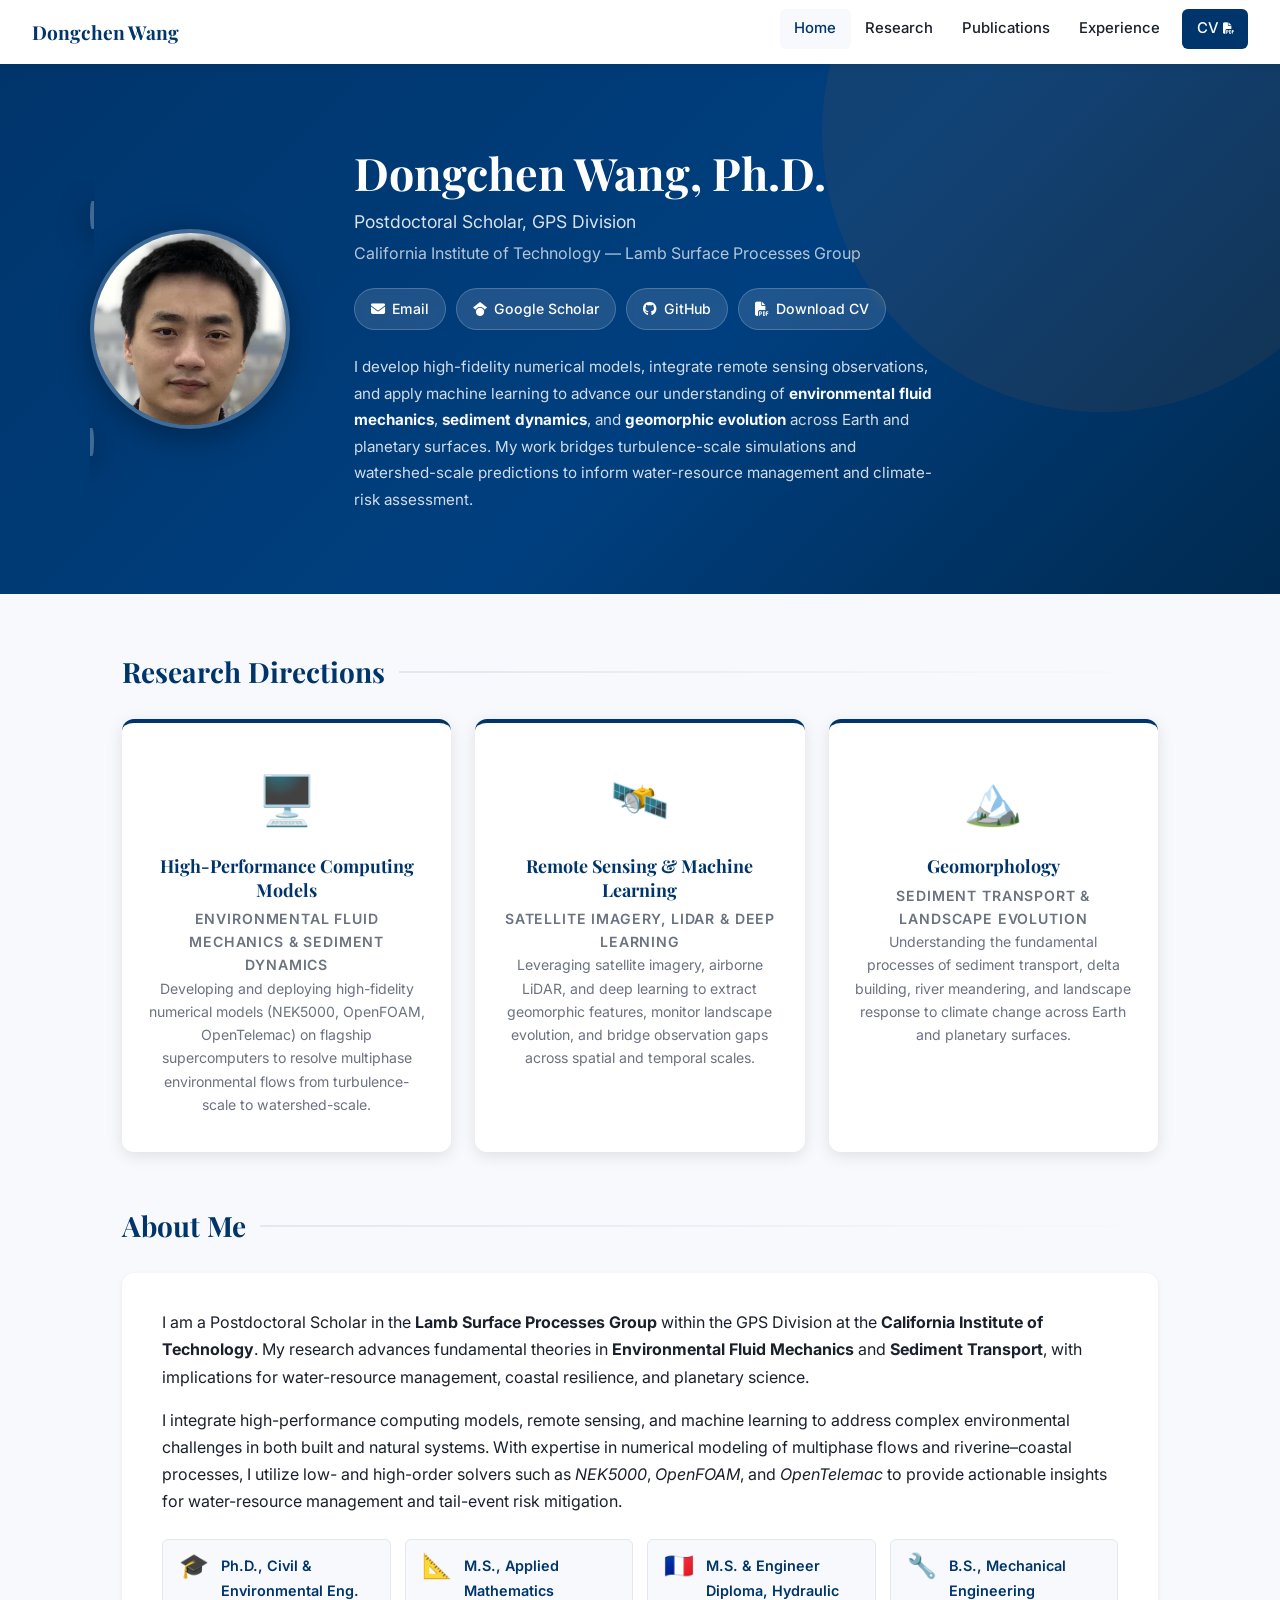
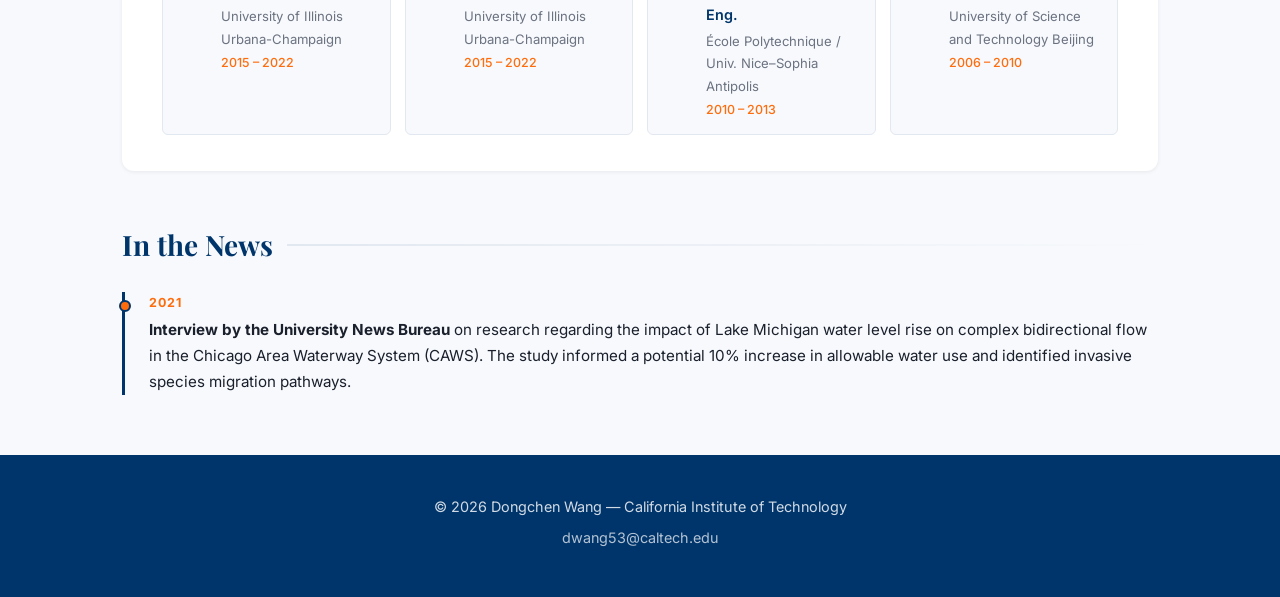
<file: index.html>
<!DOCTYPE html>
<html lang="en">
<head>
    <meta charset="UTF-8">
    <meta name="viewport" content="width=device-width, initial-scale=1.0">
    <title>Dongchen Wang | Postdoctoral Scholar, Caltech</title>
    <!-- Google Fonts -->
    <link rel="preconnect" href="https://fonts.googleapis.com">
    <link rel="preconnect" href="https://fonts.gstatic.com" crossorigin>
    <link href="https://fonts.googleapis.com/css2?family=Inter:wght@300;400;500;600;700&family=Playfair+Display:ital,wght@0,400;0,700;1,400&display=swap" rel="stylesheet">
    <!-- Font Awesome icons -->
    <link rel="stylesheet" href="https://cdnjs.cloudflare.com/ajax/libs/font-awesome/6.5.1/css/all.min.css" crossorigin="anonymous" referrerpolicy="no-referrer">
    <!-- Site styles -->
    <link rel="stylesheet" href="assets/css/main.css">
</head>
<body>

    <!-- ===== NAVIGATION ===== -->
    <nav>
        <a class="nav-logo" href="index.html">Dongchen Wang</a>
        <!-- Hamburger for mobile — toggled by assets/js/main.js -->
        <button class="hamburger" aria-label="Toggle navigation" aria-expanded="false">
            <span></span><span></span><span></span>
        </button>
        <ul class="nav-links">
            <li><a href="index.html" class="active">Home</a></li>
            <li><a href="research.html">Research</a></li>
            <li><a href="publications.html">Publications</a></li>
            <li><a href="experience.html">Experience</a></li>
            <li><a href="Dongchen_WANG_CV_V3.pdf" target="_blank" class="nav-cv">CV <i class="fa-solid fa-file-pdf fa-xs"></i></a></li>
        </ul>
    </nav>

    <!-- ===== HERO SECTION =====
         PROFILE PHOTO INSTRUCTIONS:
         • The current photo is an AVIF file: assets/img/Wang_Dongchen.2e16d0ba.fill-620x824-c100.format-avif.avif
         • For broadest browser support, export a JPG copy and save it as assets/img/Wang_Dongchen.jpg,
           then uncomment the <source> element for image/jpeg below.
         • Recommended crop: square or portrait at 400 × 400 px or larger (higher DPI = sharper display).
    -->
    <section class="hero">
        <div class="hero-inner">
            <div class="hero-photo">
                <picture>
                    <!-- Uncomment after adding a JPG copy:
                    <source srcset="assets/img/Wang_Dongchen.jpg" type="image/jpeg">
                    -->
                    <source srcset="assets/img/Wang_Dongchen.2e16d0ba.fill-620x824-c100.format-avif.avif" type="image/avif">
                    <img src="assets/img/Wang_Dongchen.2e16d0ba.fill-620x824-c100.format-avif.avif"
                         alt="Portrait photograph of Dongchen Wang">
                </picture>
            </div>
            <div class="hero-content">
                <h1>Dongchen Wang, Ph.D.</h1>
                <p class="hero-title">Postdoctoral Scholar, GPS Division</p>
                <p class="hero-affiliation">California Institute of Technology &mdash; Lamb Surface Processes Group</p>

                <!-- CONTACT / SOCIAL LINKS
                     • Replace the Google Scholar URL with your actual profile link.
                     • Replace the GitHub URL with your profile URL.
                -->
                <div class="hero-links">
                    <a href="mailto:dwang53@caltech.edu" class="hero-link">
                        <i class="fa-solid fa-envelope"></i> Email
                    </a>
                    <a href="https://scholar.google.com/citations?user=PLACEHOLDER" target="_blank" rel="noopener" class="hero-link">
                        <i class="fa-brands fa-google-scholar"></i> Google Scholar
                    </a>
                    <a href="https://github.com/dwang53" target="_blank" rel="noopener" class="hero-link">
                        <i class="fa-brands fa-github"></i> GitHub
                    </a>
                    <a href="Dongchen_WANG_CV_V3.pdf" target="_blank" class="hero-link">
                        <i class="fa-solid fa-file-pdf"></i> Download CV
                    </a>
                </div>

                <p class="hero-statement">
                    I develop high-fidelity numerical models, integrate remote sensing observations, and apply machine learning
                    to advance our understanding of <strong>environmental fluid mechanics</strong>,
                    <strong>sediment dynamics</strong>, and <strong>geomorphic evolution</strong> across Earth and planetary
                    surfaces. My work bridges turbulence-scale simulations and watershed-scale predictions to inform
                    water-resource management and climate-risk assessment.
                </p>
            </div>
        </div>
    </section>

    <div class="page-wrapper">

        <!-- ===== RESEARCH DIRECTIONS =====
             Three pillars of research displayed as interactive cards.
             Each card links to research.html. Update icon, title, subtitle, and description as needed.
        -->
        <div class="section-heading">
            <h2>Research Directions</h2>
        </div>

        <div class="directions-grid">
            <!-- Card 1: High-Performance Computing -->
            <div class="direction-card">
                <a href="research.html">
                    <span class="direction-icon">🖥️</span>
                    <h3>High-Performance Computing Models</h3>
                    <p class="direction-subtitle">Environmental Fluid Mechanics &amp; Sediment Dynamics</p>
                    <p>Developing and deploying high-fidelity numerical models (NEK5000, OpenFOAM, OpenTelemac) on flagship supercomputers to resolve multiphase environmental flows from turbulence-scale to watershed-scale.</p>
                </a>
            </div>

            <!-- Card 2: Remote Sensing & Machine Learning -->
            <div class="direction-card">
                <a href="research.html">
                    <span class="direction-icon">🛰️</span>
                    <h3>Remote Sensing &amp; Machine Learning</h3>
                    <p class="direction-subtitle">Satellite Imagery, LiDAR &amp; Deep Learning</p>
                    <p>Leveraging satellite imagery, airborne LiDAR, and deep learning to extract geomorphic features, monitor landscape evolution, and bridge observation gaps across spatial and temporal scales.</p>
                </a>
            </div>

            <!-- Card 3: Geomorphology -->
            <div class="direction-card">
                <a href="research.html">
                    <span class="direction-icon">🏔️</span>
                    <h3>Geomorphology</h3>
                    <p class="direction-subtitle">Sediment Transport &amp; Landscape Evolution</p>
                    <p>Understanding the fundamental processes of sediment transport, delta building, river meandering, and landscape response to climate change across Earth and planetary surfaces.</p>
                </a>
            </div>
        </div>

        <!-- ===== ABOUT ME ===== -->
        <div class="section-heading" style="margin-top: 3.5rem;">
            <h2>About Me</h2>
        </div>

        <div class="about-section">
            <p>
                I am a Postdoctoral Scholar in the <strong>Lamb Surface Processes Group</strong> within the GPS Division
                at the <strong>California Institute of Technology</strong>. My research advances fundamental theories in
                <strong>Environmental Fluid Mechanics</strong> and <strong>Sediment Transport</strong>, with implications
                for water-resource management, coastal resilience, and planetary science.
            </p>
            <p>
                I integrate high-performance computing models, remote sensing, and machine learning to address complex
                environmental challenges in both built and natural systems. With expertise in numerical modeling of
                multiphase flows and riverine–coastal processes, I utilize low- and high-order solvers such as
                <em>NEK5000</em>, <em>OpenFOAM</em>, and <em>OpenTelemac</em> to provide actionable insights for
                water-resource management and tail-event risk mitigation.
            </p>

            <!-- Education highlights — quick-glance cards -->
            <div class="edu-highlights">
                <div class="edu-card">
                    <span class="edu-card-icon">🎓</span>
                    <div>
                        <div class="edu-card-degree">Ph.D., Civil &amp; Environmental Eng.</div>
                        <div class="edu-card-school">University of Illinois Urbana-Champaign</div>
                        <div class="edu-card-year">2015 – 2022</div>
                    </div>
                </div>
                <div class="edu-card">
                    <span class="edu-card-icon">📐</span>
                    <div>
                        <div class="edu-card-degree">M.S., Applied Mathematics</div>
                        <div class="edu-card-school">University of Illinois Urbana-Champaign</div>
                        <div class="edu-card-year">2015 – 2022</div>
                    </div>
                </div>
                <div class="edu-card">
                    <span class="edu-card-icon">🇫🇷</span>
                    <div>
                        <div class="edu-card-degree">M.S. &amp; Engineer Diploma, Hydraulic Eng.</div>
                        <div class="edu-card-school">École Polytechnique / Univ. Nice–Sophia Antipolis</div>
                        <div class="edu-card-year">2010 – 2013</div>
                    </div>
                </div>
                <div class="edu-card">
                    <span class="edu-card-icon">🔧</span>
                    <div>
                        <div class="edu-card-degree">B.S., Mechanical Engineering</div>
                        <div class="edu-card-school">University of Science and Technology Beijing</div>
                        <div class="edu-card-year">2006 – 2010</div>
                    </div>
                </div>
            </div>
        </div>

        <!-- ===== NEWS =====
             Add new items by copying an <li> block below.
             Use <p class="news-date">Month YYYY</p> for the date label.
        -->
        <div class="section-heading" style="margin-top: 3.5rem;">
            <h2>In the News</h2>
        </div>

        <ul class="news-list">
            <li>
                <p class="news-date">2021</p>
                <p class="news-text">
                    <strong>Interview by the University News Bureau</strong> on research regarding the impact of Lake Michigan
                    water level rise on complex bidirectional flow in the Chicago Area Waterway System (CAWS).
                    The study informed a potential 10% increase in allowable water use and identified invasive species
                    migration pathways.
                </p>
            </li>
        </ul>

    </div><!-- /.page-wrapper -->

    <!-- ===== FOOTER ===== -->
    <footer>
        <p>&copy; 2026 Dongchen Wang &mdash; California Institute of Technology</p>
        <p><a href="mailto:dwang53@caltech.edu">dwang53@caltech.edu</a></p>
    </footer>

    <script src="assets/js/main.js"></script>
</body>
</html>
</file>
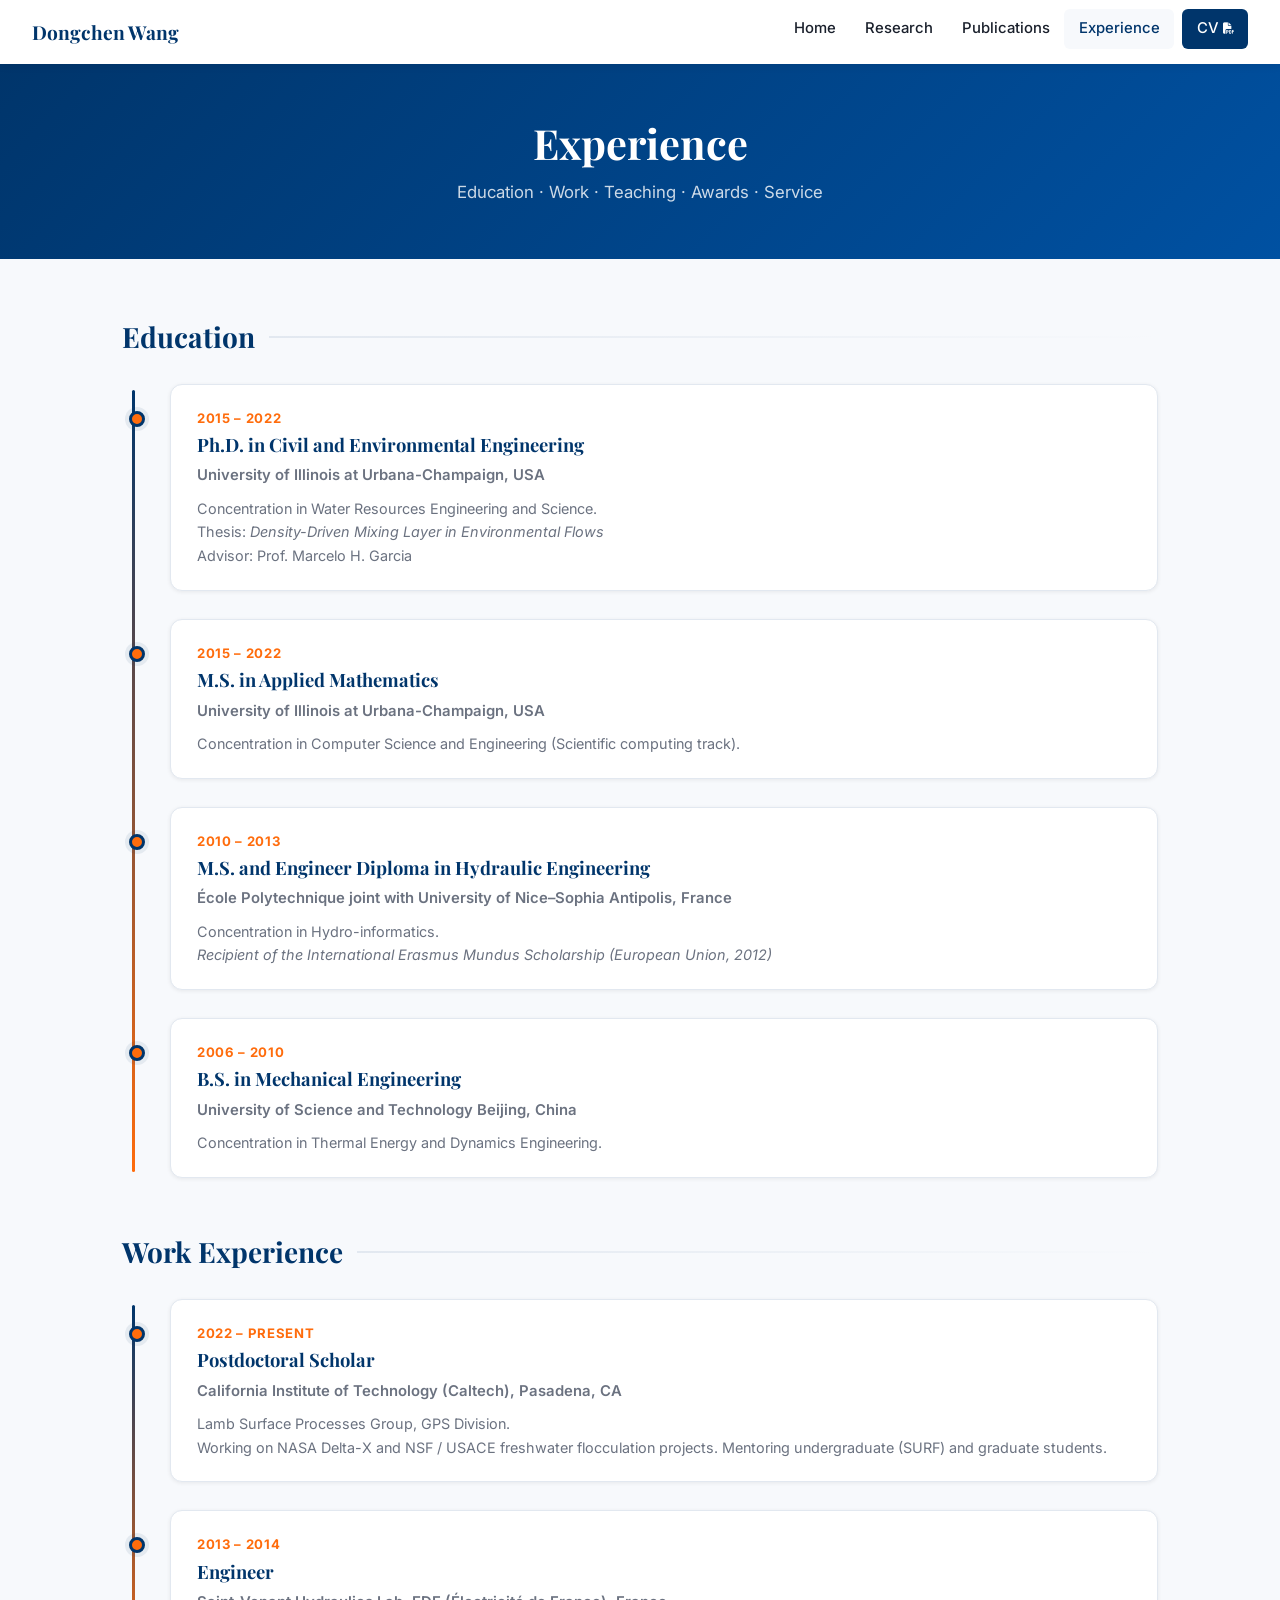
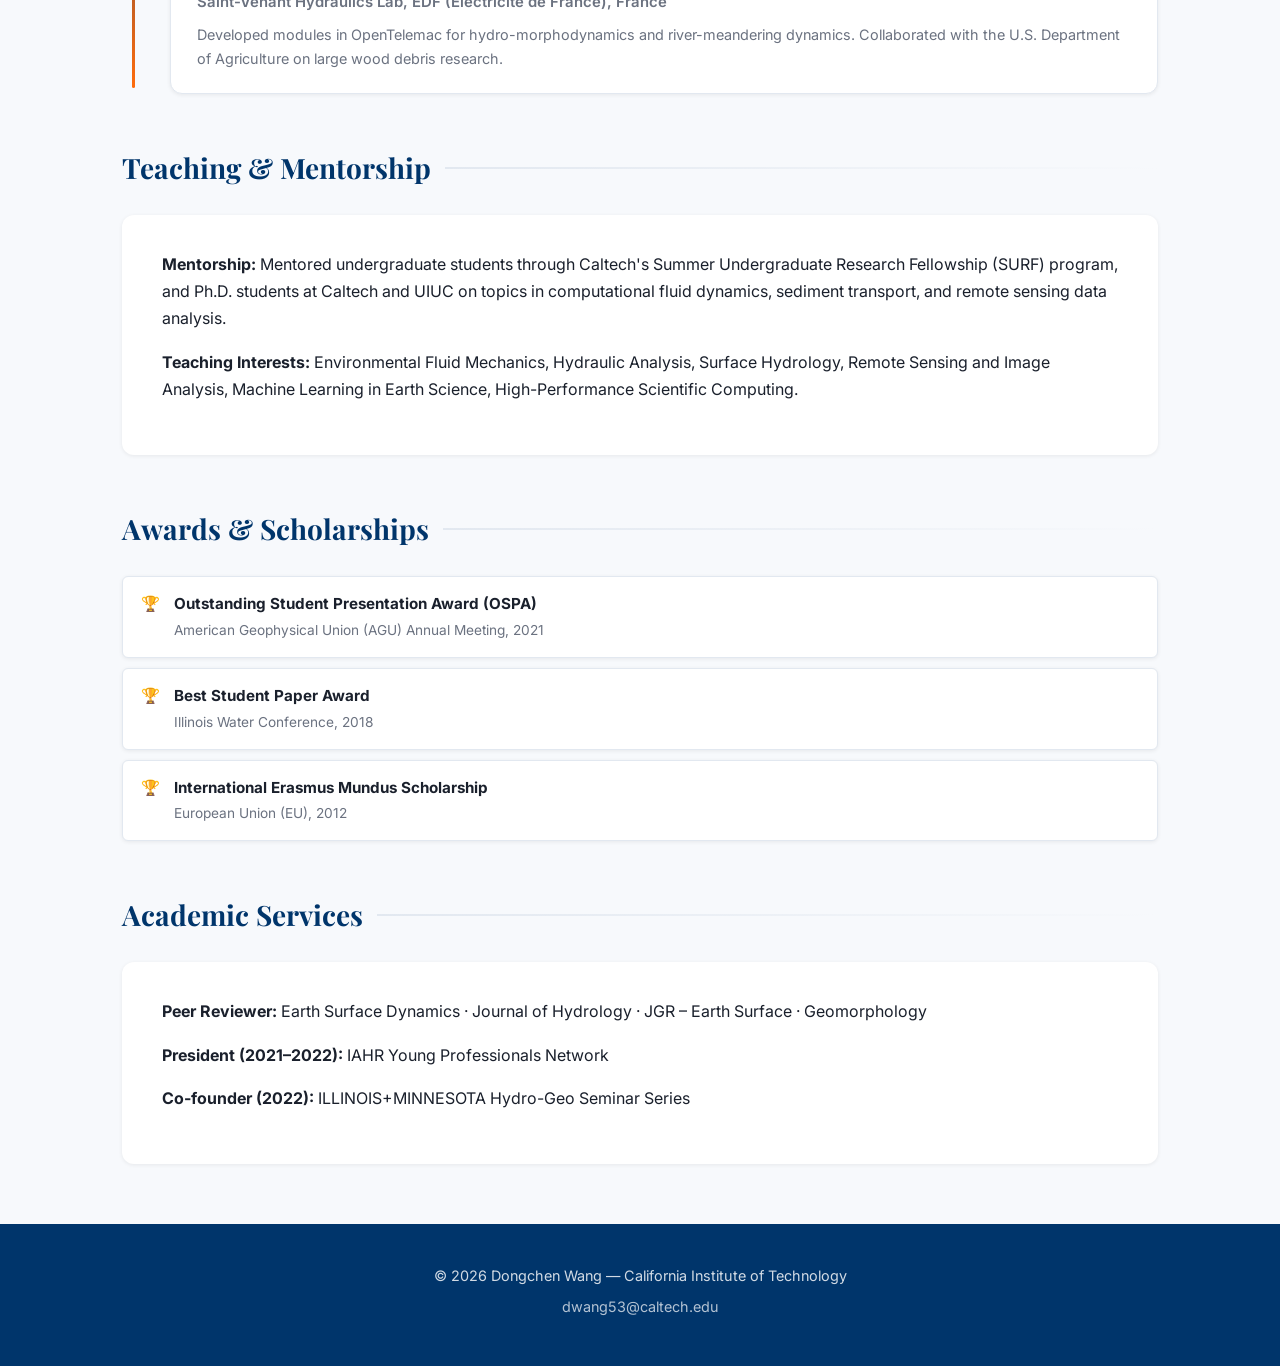
<file: experience.html>
<!DOCTYPE html>
<html lang="en">
<head>
    <meta charset="UTF-8">
    <meta name="viewport" content="width=device-width, initial-scale=1.0">
    <title>Experience | Dongchen Wang</title>
    <!-- Google Fonts -->
    <link rel="preconnect" href="https://fonts.googleapis.com">
    <link rel="preconnect" href="https://fonts.gstatic.com" crossorigin>
    <link href="https://fonts.googleapis.com/css2?family=Inter:wght@300;400;500;600;700&family=Playfair+Display:ital,wght@0,400;0,700;1,400&display=swap" rel="stylesheet">
    <!-- Font Awesome -->
    <link rel="stylesheet" href="https://cdnjs.cloudflare.com/ajax/libs/font-awesome/6.5.1/css/all.min.css" crossorigin="anonymous" referrerpolicy="no-referrer">
    <!-- Site styles -->
    <link rel="stylesheet" href="assets/css/main.css">
</head>
<body>

    <!-- ===== NAVIGATION ===== -->
    <nav>
        <a class="nav-logo" href="index.html">Dongchen Wang</a>
        <button class="hamburger" aria-label="Toggle navigation" aria-expanded="false">
            <span></span><span></span><span></span>
        </button>
        <ul class="nav-links">
            <li><a href="index.html">Home</a></li>
            <li><a href="research.html">Research</a></li>
            <li><a href="publications.html">Publications</a></li>
            <li><a href="experience.html" class="active">Experience</a></li>
            <li><a href="Dongchen_WANG_CV_V3.pdf" target="_blank" class="nav-cv">CV <i class="fa-solid fa-file-pdf fa-xs"></i></a></li>
        </ul>
    </nav>

    <div class="page-header">
        <h1>Experience</h1>
        <p>Education &middot; Work &middot; Teaching &middot; Awards &middot; Service</p>
    </div>

    <div class="page-wrapper">

        <!-- ===== EDUCATION ===== -->
        <div class="section-heading">
            <h2>Education</h2>
        </div>

        <div class="timeline">
            <div class="timeline-item">
                <div class="timeline-date">2015 &ndash; 2022</div>
                <h3>Ph.D. in Civil and Environmental Engineering</h3>
                <div class="timeline-institution">University of Illinois at Urbana-Champaign, USA</div>
                <p class="timeline-detail">
                    Concentration in Water Resources Engineering and Science.<br>
                    Thesis: <em>Density-Driven Mixing Layer in Environmental Flows</em><br>
                    Advisor: Prof. Marcelo H. Garcia
                </p>
            </div>

            <div class="timeline-item">
                <div class="timeline-date">2015 &ndash; 2022</div>
                <h3>M.S. in Applied Mathematics</h3>
                <div class="timeline-institution">University of Illinois at Urbana-Champaign, USA</div>
                <p class="timeline-detail">
                    Concentration in Computer Science and Engineering (Scientific computing track).
                </p>
            </div>

            <div class="timeline-item">
                <div class="timeline-date">2010 &ndash; 2013</div>
                <h3>M.S. and Engineer Diploma in Hydraulic Engineering</h3>
                <div class="timeline-institution">&#201;cole Polytechnique joint with University of Nice&ndash;Sophia Antipolis, France</div>
                <p class="timeline-detail">
                    Concentration in Hydro-informatics.<br>
                    <em>Recipient of the International Erasmus Mundus Scholarship (European Union, 2012)</em>
                </p>
            </div>

            <div class="timeline-item">
                <div class="timeline-date">2006 &ndash; 2010</div>
                <h3>B.S. in Mechanical Engineering</h3>
                <div class="timeline-institution">University of Science and Technology Beijing, China</div>
                <p class="timeline-detail">
                    Concentration in Thermal Energy and Dynamics Engineering.
                </p>
            </div>
        </div>

        <!-- ===== WORK EXPERIENCE ===== -->
        <div class="section-heading" style="margin-top: 3.5rem;">
            <h2>Work Experience</h2>
        </div>

        <div class="timeline">
            <div class="timeline-item">
                <div class="timeline-date">2022 &ndash; Present</div>
                <h3>Postdoctoral Scholar</h3>
                <div class="timeline-institution">California Institute of Technology (Caltech), Pasadena, CA</div>
                <p class="timeline-detail">
                    Lamb Surface Processes Group, GPS Division.<br>
                    Working on NASA Delta-X and NSF / USACE freshwater flocculation projects.
                    Mentoring undergraduate (SURF) and graduate students.
                </p>
            </div>

            <div class="timeline-item">
                <div class="timeline-date">2013 &ndash; 2014</div>
                <h3>Engineer</h3>
                <div class="timeline-institution">Saint-Venant Hydraulics Lab, EDF (&#201;lectricit&#233; de France), France</div>
                <p class="timeline-detail">
                    Developed modules in OpenTelemac for hydro-morphodynamics and river-meandering dynamics.
                    Collaborated with the U.S. Department of Agriculture on large wood debris research.
                </p>
            </div>
        </div>

        <!-- ===== TEACHING & MENTORSHIP ===== -->
        <div class="section-heading" style="margin-top: 3.5rem;">
            <h2>Teaching &amp; Mentorship</h2>
        </div>

        <div class="about-section">
            <p>
                <strong>Mentorship:</strong> Mentored undergraduate students through Caltech's Summer Undergraduate Research
                Fellowship (SURF) program, and Ph.D. students at Caltech and UIUC on topics in computational fluid dynamics,
                sediment transport, and remote sensing data analysis.
            </p>
            <p>
                <strong>Teaching Interests:</strong> Environmental Fluid Mechanics, Hydraulic Analysis, Surface Hydrology,
                Remote Sensing and Image Analysis, Machine Learning in Earth Science, High-Performance Scientific Computing.
            </p>
        </div>

        <!-- ===== AWARDS & SCHOLARSHIPS ===== -->
        <div class="section-heading" style="margin-top: 3.5rem;">
            <h2>Awards &amp; Scholarships</h2>
        </div>

        <ul class="awards-list">
            <li>
                <div>
                    <strong>Outstanding Student Presentation Award (OSPA)</strong><br>
                    <span style="color: var(--text-muted); font-size: 0.9em;">American Geophysical Union (AGU) Annual Meeting, 2021</span>
                </div>
            </li>
            <li>
                <div>
                    <strong>Best Student Paper Award</strong><br>
                    <span style="color: var(--text-muted); font-size: 0.9em;">Illinois Water Conference, 2018</span>
                </div>
            </li>
            <li>
                <div>
                    <strong>International Erasmus Mundus Scholarship</strong><br>
                    <span style="color: var(--text-muted); font-size: 0.9em;">European Union (EU), 2012</span>
                </div>
            </li>
        </ul>

        <!-- ===== ACADEMIC SERVICES ===== -->
        <div class="section-heading" style="margin-top: 3.5rem;">
            <h2>Academic Services</h2>
        </div>

        <div class="about-section">
            <p>
                <strong>Peer Reviewer:</strong> Earth Surface Dynamics &middot; Journal of Hydrology &middot;
                JGR &ndash; Earth Surface &middot; Geomorphology
            </p>
            <p>
                <strong>President (2021&ndash;2022):</strong> IAHR Young Professionals Network
            </p>
            <p>
                <strong>Co-founder (2022):</strong> ILLINOIS+MINNESOTA Hydro-Geo Seminar Series
            </p>
        </div>

    </div><!-- /.page-wrapper -->

    <footer>
        <p>&copy; 2026 Dongchen Wang &mdash; California Institute of Technology</p>
        <p><a href="mailto:dwang53@caltech.edu">dwang53@caltech.edu</a></p>
    </footer>

    <script src="assets/js/main.js"></script>
</body>
</html>
</file>
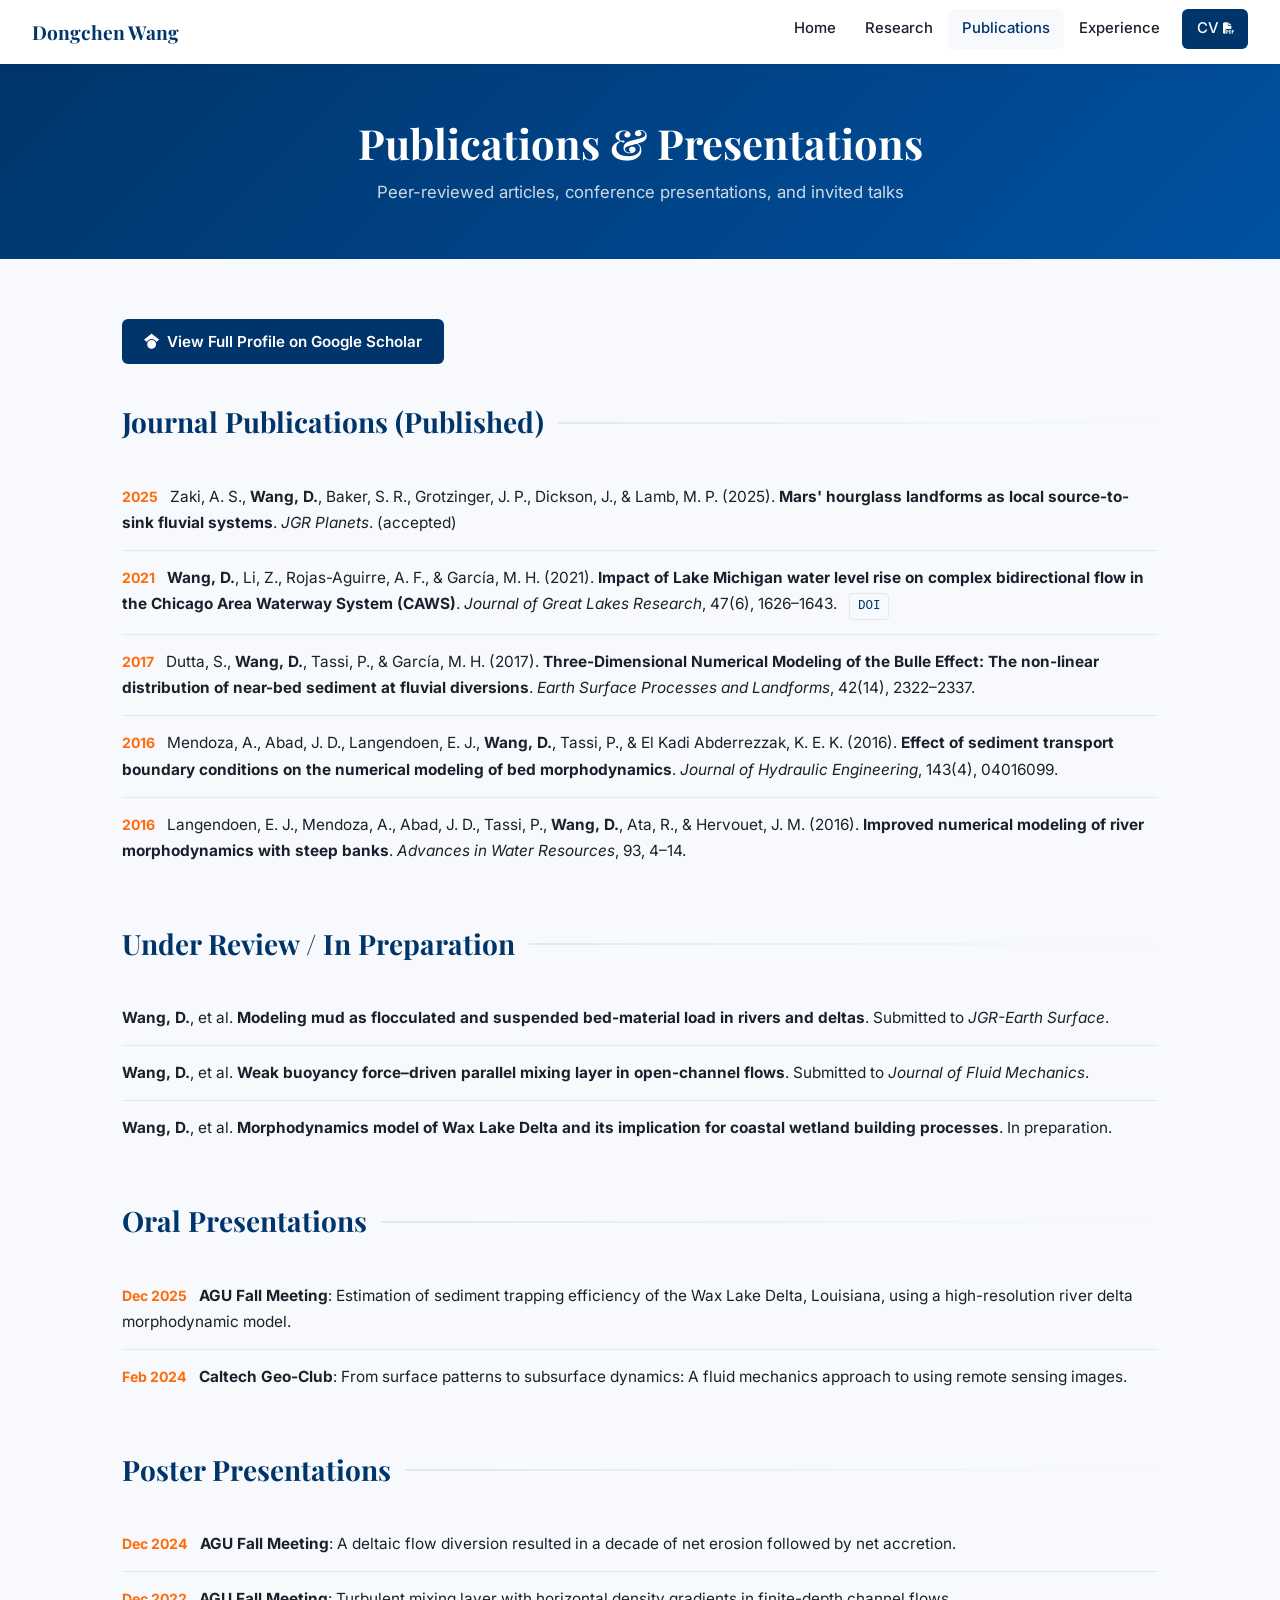
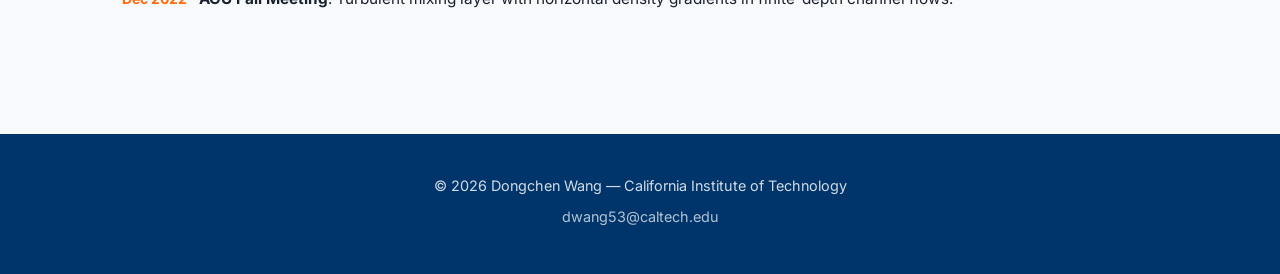
<file: publications.html>
<!DOCTYPE html>
<html lang="en">
<head>
    <meta charset="UTF-8">
    <meta name="viewport" content="width=device-width, initial-scale=1.0">
    <title>Publications | Dongchen Wang</title>
    <!-- Google Fonts -->
    <link rel="preconnect" href="https://fonts.googleapis.com">
    <link rel="preconnect" href="https://fonts.gstatic.com" crossorigin>
    <link href="https://fonts.googleapis.com/css2?family=Inter:wght@300;400;500;600;700&family=Playfair+Display:ital,wght@0,400;0,700;1,400&display=swap" rel="stylesheet">
    <!-- Font Awesome -->
    <link rel="stylesheet" href="https://cdnjs.cloudflare.com/ajax/libs/font-awesome/6.5.1/css/all.min.css" crossorigin="anonymous" referrerpolicy="no-referrer">
    <!-- Site styles -->
    <link rel="stylesheet" href="assets/css/main.css">
</head>
<body>

    <!-- ===== NAVIGATION ===== -->
    <nav>
        <a class="nav-logo" href="index.html">Dongchen Wang</a>
        <button class="hamburger" aria-label="Toggle navigation" aria-expanded="false">
            <span></span><span></span><span></span>
        </button>
        <ul class="nav-links">
            <li><a href="index.html">Home</a></li>
            <li><a href="research.html">Research</a></li>
            <li><a href="publications.html" class="active">Publications</a></li>
            <li><a href="experience.html">Experience</a></li>
            <li><a href="Dongchen_WANG_CV_V3.pdf" target="_blank" class="nav-cv">CV <i class="fa-solid fa-file-pdf fa-xs"></i></a></li>
        </ul>
    </nav>

    <div class="page-header">
        <h1>Publications &amp; Presentations</h1>
        <p>Peer-reviewed articles, conference presentations, and invited talks</p>
    </div>

    <div class="page-wrapper">

        <!--
          GOOGLE SCHOLAR LINK:
          Replace "PLACEHOLDER" in the href below with your actual Google Scholar user ID.
          Example: https://scholar.google.com/citations?user=AbCdEfGhIjK
        -->
        <div style="margin-bottom: 2.5rem;">
            <a href="https://scholar.google.com/citations?user=PLACEHOLDER" target="_blank" rel="noopener" class="pub-scholar-link">
                <i class="fa-brands fa-google-scholar"></i>
                View Full Profile on Google Scholar
            </a>
        </div>

        <!-- ===== JOURNAL PUBLICATIONS (PUBLISHED) =====
             HOW TO ADD A PUBLICATION:
             1. Copy a .pub-item block below and paste it at the TOP of the relevant section.
             2. Update year badge, author list (bold your name with <strong>), title, journal, and volume info.
             3. For DOI links, use: <a href="https://doi.org/XX.XXXX/..." target="_blank" class="doi-link">DOI</a>
             4. For preprints, link to ESSOAr or arXiv similarly.
        -->
        <div class="pub-section">
            <div class="section-heading">
                <h2>Journal Publications (Published)</h2>
            </div>

            <div class="pub-item">
                <span class="pub-year">2025</span>
                Zaki, A. S., <strong>Wang, D.</strong>, Baker, S. R., Grotzinger, J. P., Dickson, J., &amp; Lamb, M. P. (2025).
                <strong>Mars' hourglass landforms as local source-to-sink fluvial systems</strong>.
                <em>JGR Planets</em>. (accepted)
                <!-- Add DOI once published: <a href="https://doi.org/XX.XXXX/XXXXXX" target="_blank" class="doi-link">DOI</a> -->
            </div>

            <div class="pub-item">
                <span class="pub-year">2021</span>
                <strong>Wang, D.</strong>, Li, Z., Rojas-Aguirre, A. F., &amp; Garc&iacute;a, M. H. (2021).
                <strong>Impact of Lake Michigan water level rise on complex bidirectional flow in the Chicago Area Waterway System (CAWS)</strong>.
                <em>Journal of Great Lakes Research</em>, 47(6), 1626&ndash;1643.
                <a href="https://doi.org/10.1016/j.jglr.2021.07.007" target="_blank" class="doi-link">DOI</a>
            </div>

            <div class="pub-item">
                <span class="pub-year">2017</span>
                Dutta, S., <strong>Wang, D.</strong>, Tassi, P., &amp; Garc&iacute;a, M. H. (2017).
                <strong>Three-Dimensional Numerical Modeling of the Bulle Effect: The non-linear distribution of near-bed sediment at fluvial diversions</strong>.
                <em>Earth Surface Processes and Landforms</em>, 42(14), 2322&ndash;2337.
                <!-- <a href="https://doi.org/XX.XXXX/XXXXXX" target="_blank" class="doi-link">DOI</a> -->
            </div>

            <div class="pub-item">
                <span class="pub-year">2016</span>
                Mendoza, A., Abad, J. D., Langendoen, E. J., <strong>Wang, D.</strong>, Tassi, P., &amp; El Kadi Abderrezzak, K. E. K. (2016).
                <strong>Effect of sediment transport boundary conditions on the numerical modeling of bed morphodynamics</strong>.
                <em>Journal of Hydraulic Engineering</em>, 143(4), 04016099.
                <!-- <a href="https://doi.org/XX.XXXX/XXXXXX" target="_blank" class="doi-link">DOI</a> -->
            </div>

            <div class="pub-item">
                <span class="pub-year">2016</span>
                Langendoen, E. J., Mendoza, A., Abad, J. D., Tassi, P., <strong>Wang, D.</strong>, Ata, R., &amp; Hervouet, J. M. (2016).
                <strong>Improved numerical modeling of river morphodynamics with steep banks</strong>.
                <em>Advances in Water Resources</em>, 93, 4&ndash;14.
                <!-- <a href="https://doi.org/XX.XXXX/XXXXXX" target="_blank" class="doi-link">DOI</a> -->
            </div>
        </div>

        <!-- ===== UNDER REVIEW / IN PREPARATION ===== -->
        <div class="pub-section">
            <div class="section-heading">
                <h2>Under Review / In Preparation</h2>
            </div>

            <div class="pub-item">
                <strong>Wang, D.</strong>, et al.
                <strong>Modeling mud as flocculated and suspended bed-material load in rivers and deltas</strong>.
                Submitted to <em>JGR-Earth Surface</em>.
            </div>

            <div class="pub-item">
                <strong>Wang, D.</strong>, et al.
                <strong>Weak buoyancy force&ndash;driven parallel mixing layer in open-channel flows</strong>.
                Submitted to <em>Journal of Fluid Mechanics</em>.
            </div>

            <div class="pub-item">
                <strong>Wang, D.</strong>, et al.
                <strong>Morphodynamics model of Wax Lake Delta and its implication for coastal wetland building processes</strong>.
                In preparation.
            </div>
        </div>

        <!-- ===== ORAL PRESENTATIONS ===== -->
        <div class="pub-section">
            <div class="section-heading">
                <h2>Oral Presentations</h2>
            </div>

            <div class="pub-item">
                <span class="pub-year">Dec 2025</span>
                <strong>AGU Fall Meeting</strong>: Estimation of sediment trapping efficiency of the Wax Lake Delta,
                Louisiana, using a high-resolution river delta morphodynamic model.
            </div>

            <div class="pub-item">
                <span class="pub-year">Feb 2024</span>
                <strong>Caltech Geo-Club</strong>: From surface patterns to subsurface dynamics: A fluid mechanics approach
                to using remote sensing images.
            </div>
        </div>

        <!-- ===== POSTER PRESENTATIONS ===== -->
        <div class="pub-section">
            <div class="section-heading">
                <h2>Poster Presentations</h2>
            </div>

            <div class="pub-item">
                <span class="pub-year">Dec 2024</span>
                <strong>AGU Fall Meeting</strong>: A deltaic flow diversion resulted in a decade of net erosion followed
                by net accretion.
            </div>

            <div class="pub-item">
                <span class="pub-year">Dec 2022</span>
                <strong>AGU Fall Meeting</strong>: Turbulent mixing layer with horizontal density gradients in
                finite-depth channel flows.
            </div>
        </div>

    </div><!-- /.page-wrapper -->

    <footer>
        <p>&copy; 2026 Dongchen Wang &mdash; California Institute of Technology</p>
        <p><a href="mailto:dwang53@caltech.edu">dwang53@caltech.edu</a></p>
    </footer>

    <script src="assets/js/main.js"></script>
</body>
</html>
</file>
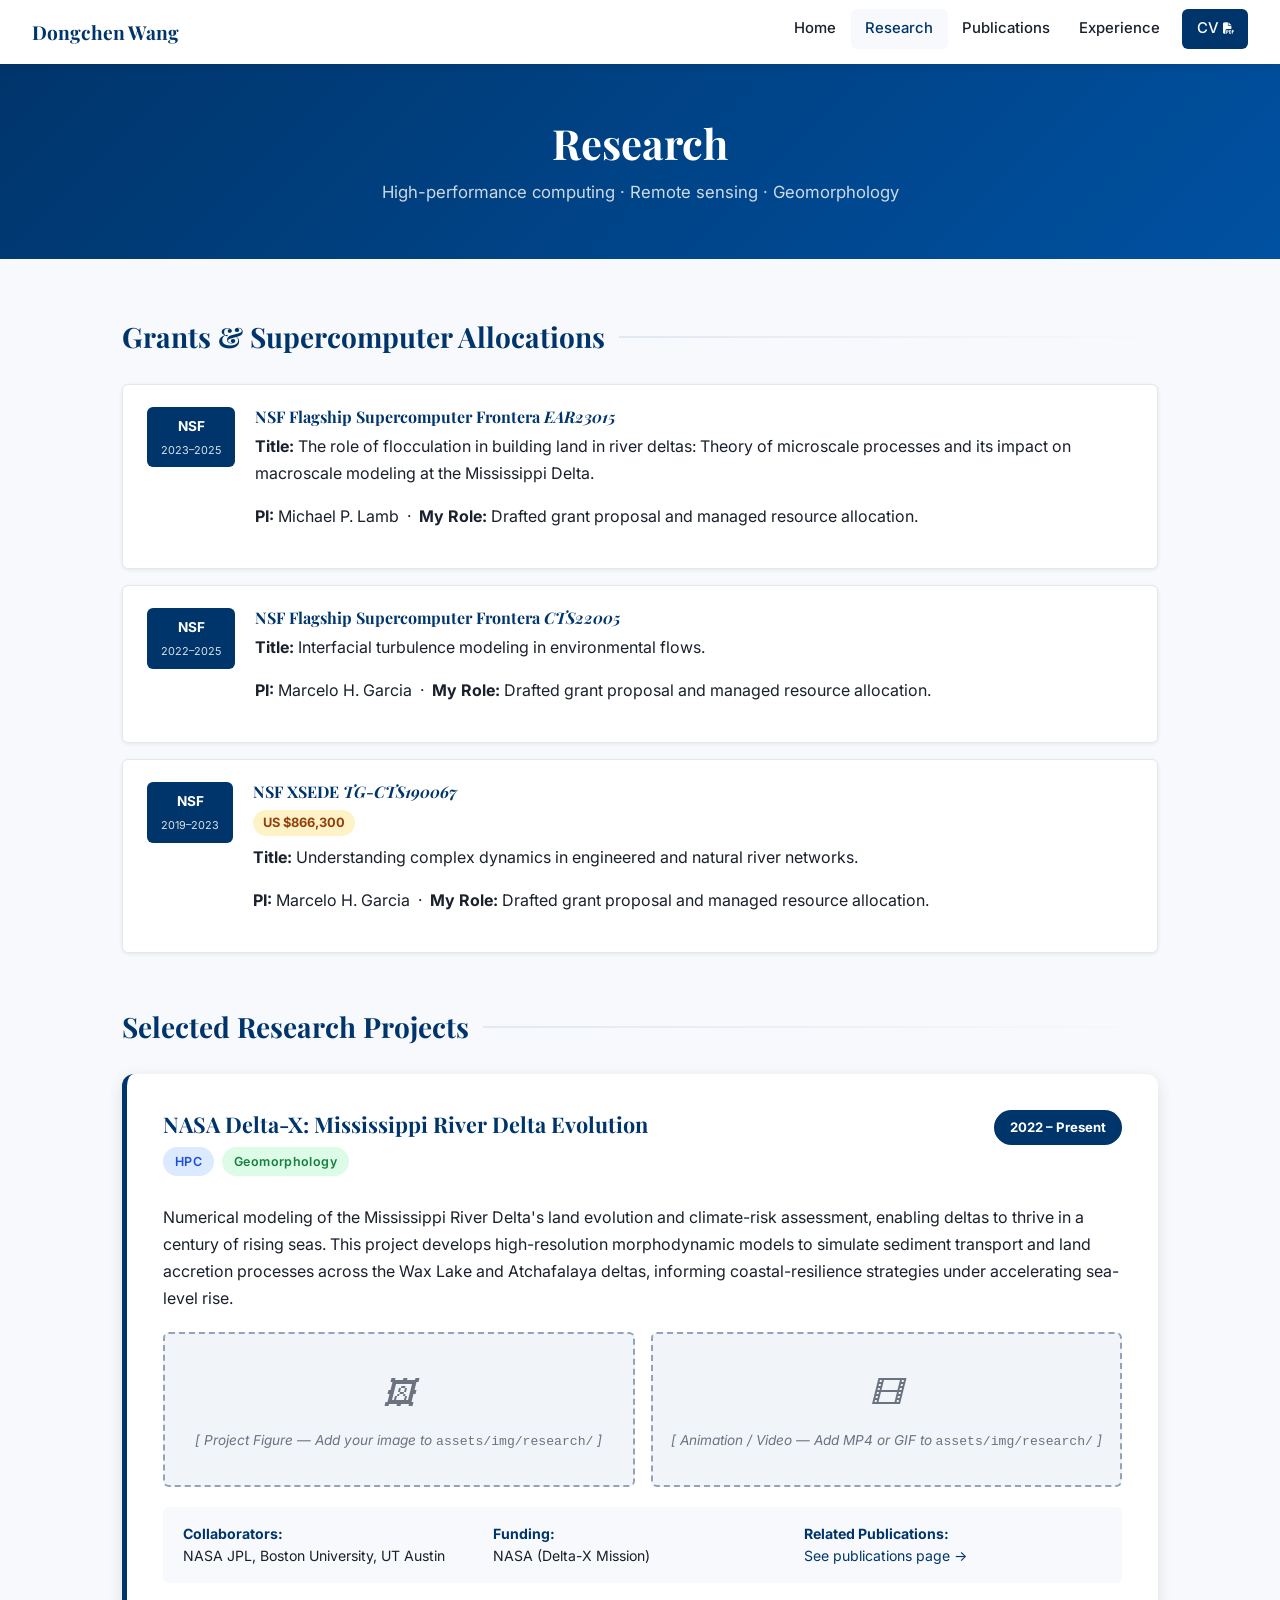
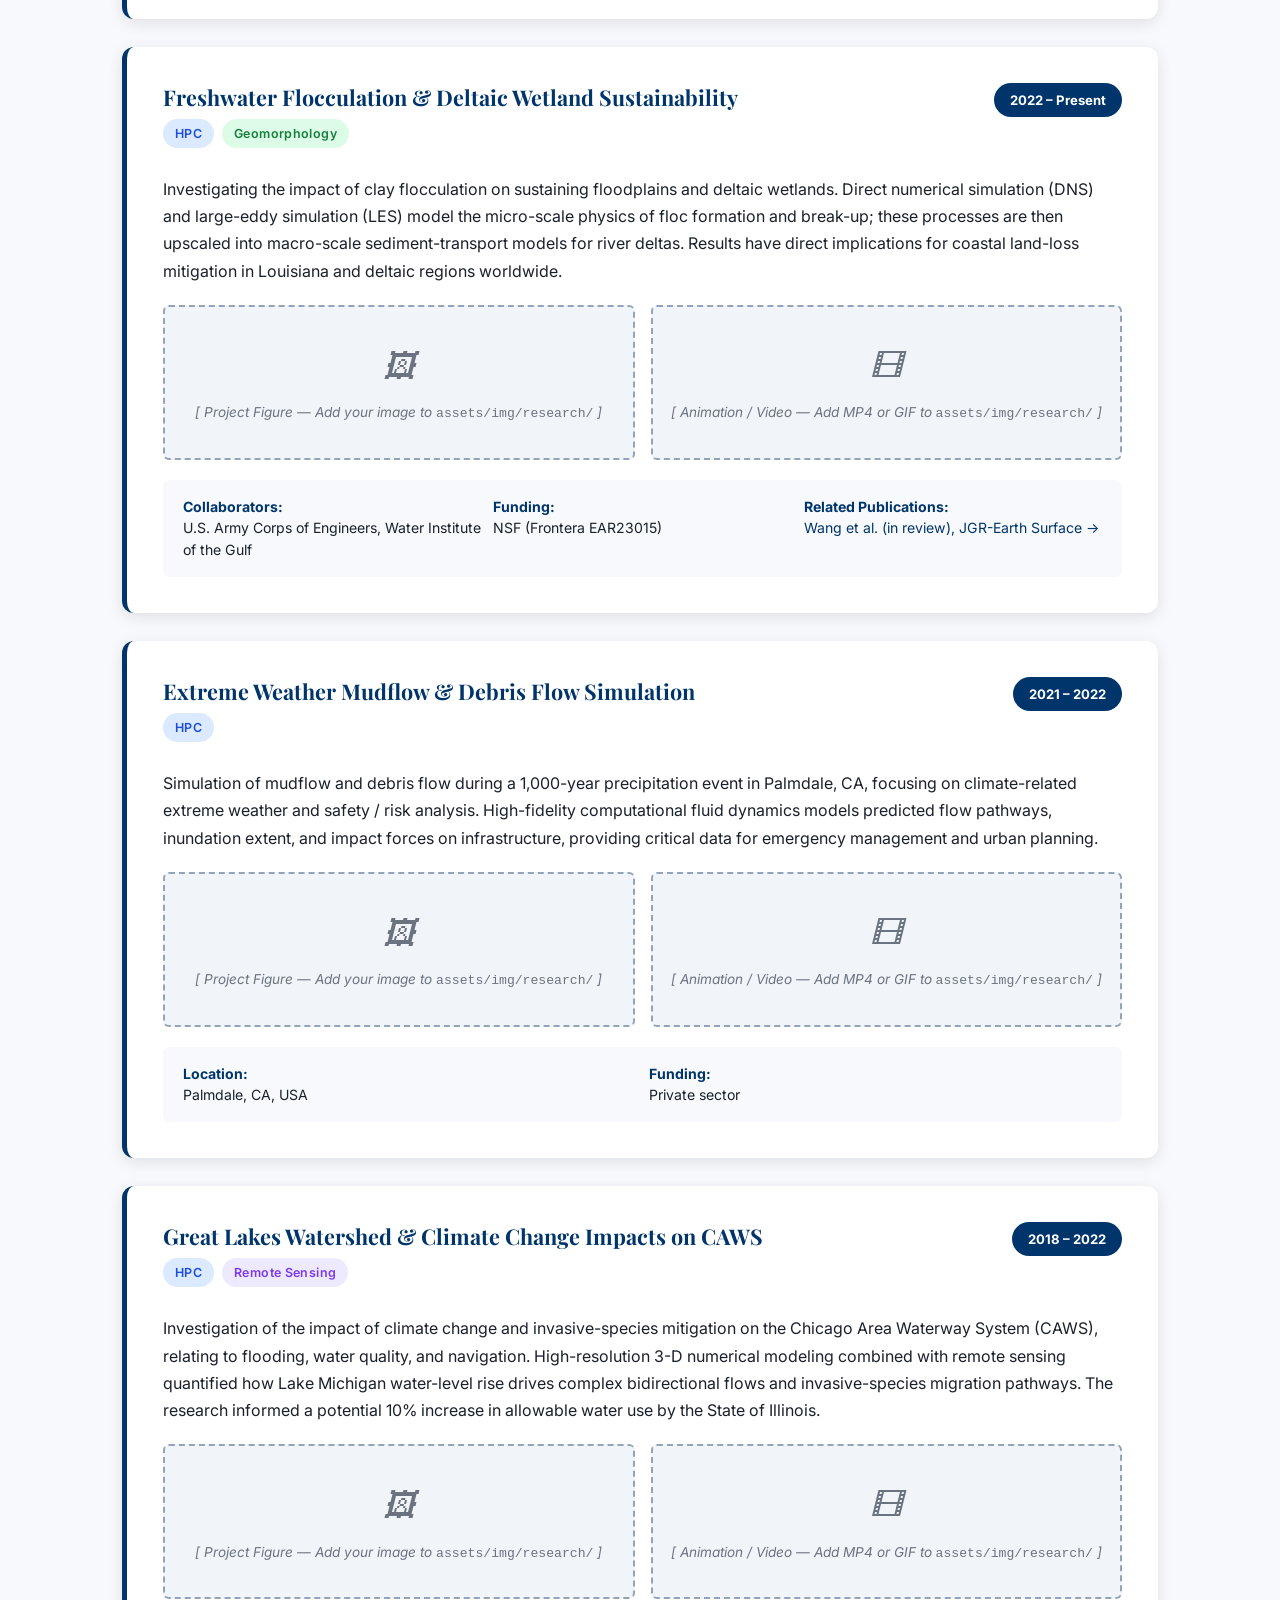
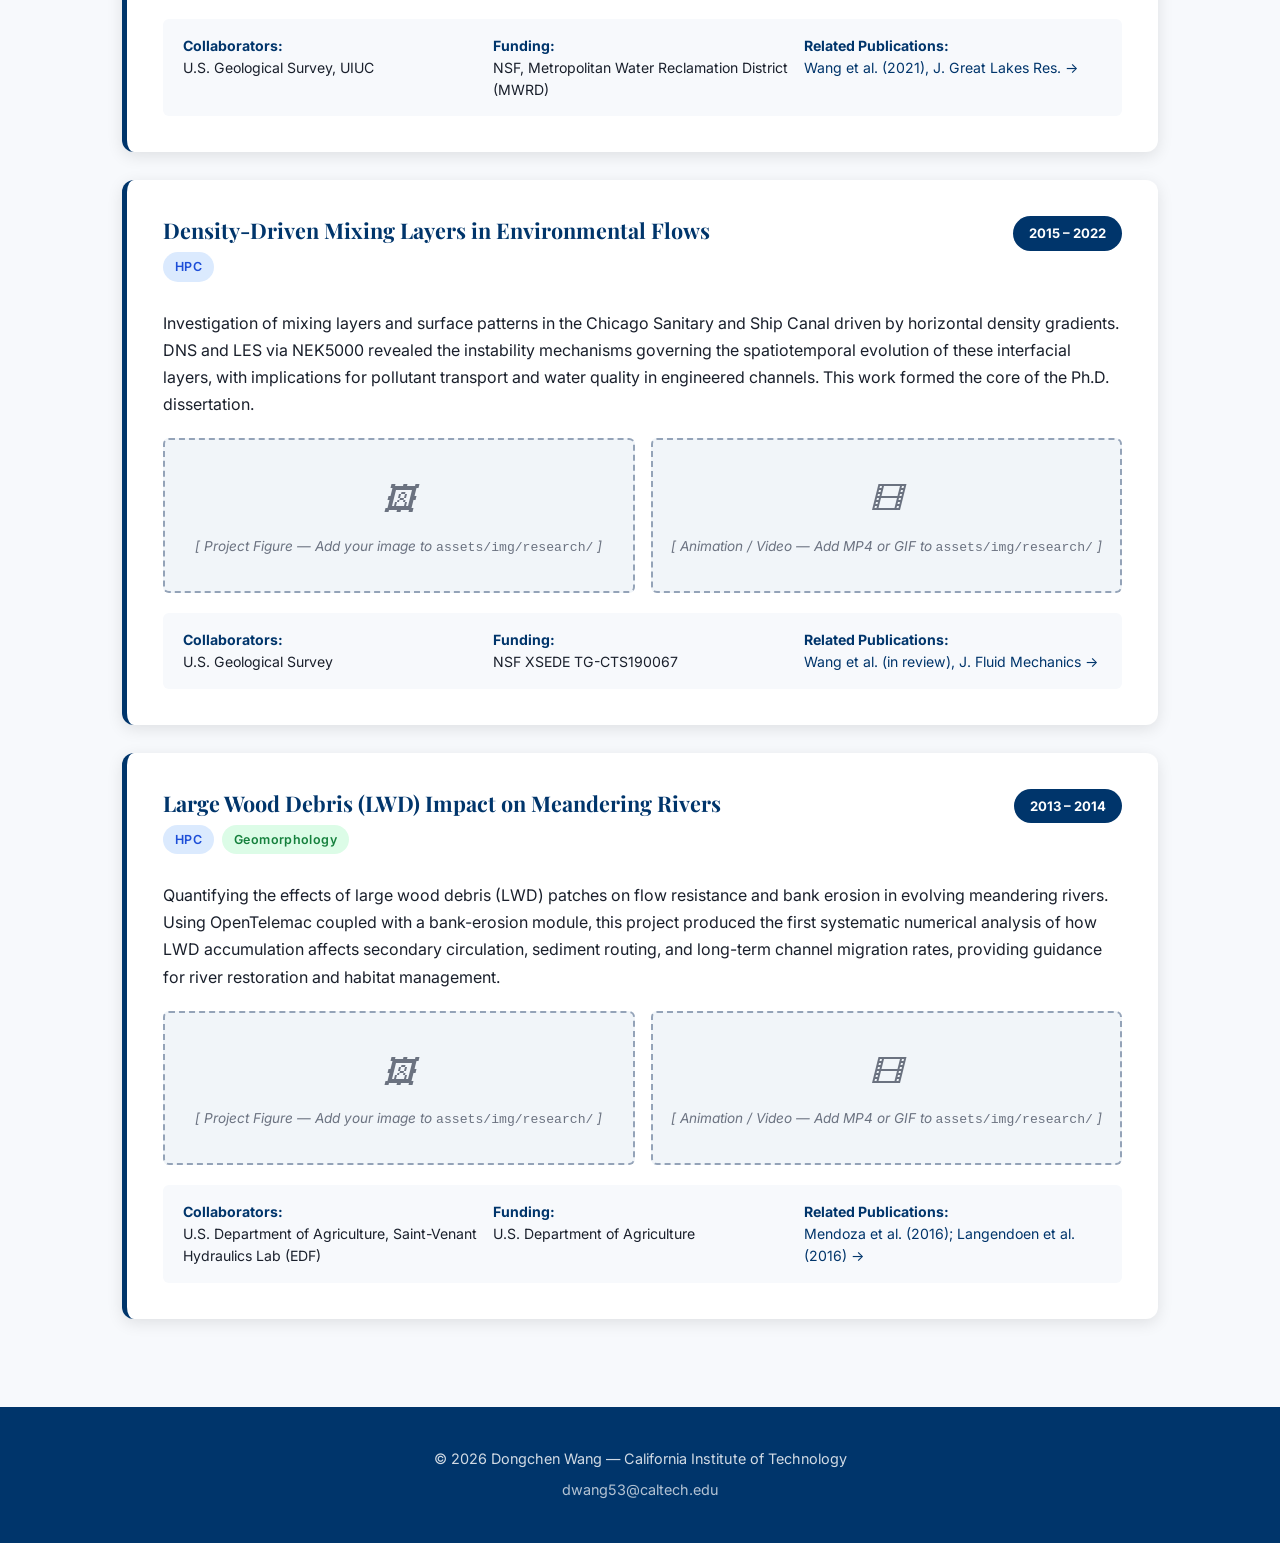
<file: research.html>
<!DOCTYPE html>
<html lang="en">
<head>
    <meta charset="UTF-8">
    <meta name="viewport" content="width=device-width, initial-scale=1.0">
    <title>Research | Dongchen Wang</title>
    <!-- Google Fonts -->
    <link rel="preconnect" href="https://fonts.googleapis.com">
    <link rel="preconnect" href="https://fonts.gstatic.com" crossorigin>
    <link href="https://fonts.googleapis.com/css2?family=Inter:wght@300;400;500;600;700&family=Playfair+Display:ital,wght@0,400;0,700;1,400&display=swap" rel="stylesheet">
    <!-- Font Awesome -->
    <link rel="stylesheet" href="https://cdnjs.cloudflare.com/ajax/libs/font-awesome/6.5.1/css/all.min.css" crossorigin="anonymous" referrerpolicy="no-referrer">
    <!-- Site styles -->
    <link rel="stylesheet" href="assets/css/main.css">
</head>
<body>

    <!-- ===== NAVIGATION ===== -->
    <nav>
        <a class="nav-logo" href="index.html">Dongchen Wang</a>
        <button class="hamburger" aria-label="Toggle navigation" aria-expanded="false">
            <span></span><span></span><span></span>
        </button>
        <ul class="nav-links">
            <li><a href="index.html">Home</a></li>
            <li><a href="research.html" class="active">Research</a></li>
            <li><a href="publications.html">Publications</a></li>
            <li><a href="experience.html">Experience</a></li>
            <li><a href="Dongchen_WANG_CV_V3.pdf" target="_blank" class="nav-cv">CV <i class="fa-solid fa-file-pdf fa-xs"></i></a></li>
        </ul>
    </nav>

    <div class="page-header">
        <h1>Research</h1>
        <p>High-performance computing &middot; Remote sensing &middot; Geomorphology</p>
    </div>

    <div class="page-wrapper">

        <!-- ===== GRANTS / SUPERCOMPUTER ALLOCATIONS =====
             HOW TO ADD A GRANT:
             Copy one .grant-card block below and update:
               - .grant-badge text: funder acronym (NSF, NASA, DOE ...)
               - .grant-year: date range
               - h3: grant name / award number
               - .grant-amount: dollar amount (remove span if no public amount)
               - paragraph: title, PI, and your role
        -->
        <div class="section-heading">
            <h2>Grants &amp; Supercomputer Allocations</h2>
        </div>

        <div>
            <!-- Grant 1 -->
            <div class="grant-card">
                <div class="grant-badge">NSF<span class="grant-year">2023&ndash;2025</span></div>
                <div class="grant-info">
                    <h3>NSF Flagship Supercomputer Frontera <em>EAR23015</em></h3>
                    <p><strong>Title:</strong> The role of flocculation in building land in river deltas: Theory of microscale processes and its impact on macroscale modeling at the Mississippi Delta.</p>
                    <p><strong>PI:</strong> Michael P. Lamb &nbsp;&middot;&nbsp; <strong>My Role:</strong> Drafted grant proposal and managed resource allocation.</p>
                </div>
            </div>

            <!-- Grant 2 -->
            <div class="grant-card">
                <div class="grant-badge">NSF<span class="grant-year">2022&ndash;2025</span></div>
                <div class="grant-info">
                    <h3>NSF Flagship Supercomputer Frontera <em>CTS22005</em></h3>
                    <p><strong>Title:</strong> Interfacial turbulence modeling in environmental flows.</p>
                    <p><strong>PI:</strong> Marcelo H. Garcia &nbsp;&middot;&nbsp; <strong>My Role:</strong> Drafted grant proposal and managed resource allocation.</p>
                </div>
            </div>

            <!-- Grant 3 -->
            <div class="grant-card">
                <div class="grant-badge">NSF<span class="grant-year">2019&ndash;2023</span></div>
                <div class="grant-info">
                    <h3>NSF XSEDE <em>TG-CTS190067</em></h3>
                    <span class="grant-amount">US $866,300</span>
                    <p><strong>Title:</strong> Understanding complex dynamics in engineered and natural river networks.</p>
                    <p><strong>PI:</strong> Marcelo H. Garcia &nbsp;&middot;&nbsp; <strong>My Role:</strong> Drafted grant proposal and managed resource allocation.</p>
                </div>
            </div>
        </div><!-- /.fade-in (grants) -->

        <!-- ===== RESEARCH PROJECTS =====
             Projects are listed most-recent-first (largest year at top).

             HOW TO ADD A NEW PROJECT:
             1. Copy one complete .project-card block below.
             2. Update the title, date badge, tags, description, and meta info.
             3. Place images in assets/img/research/ and replace the figure placeholder div with:
                  <img src="assets/img/research/your-figure.jpg"
                       alt="Descriptive caption"
                       style="width:100%; border-radius:6px;">
                Recommended size: 800x500 px or larger, JPG or PNG.
             4. For animations/video, replace the animation placeholder with:
                  GIF:  <img src="assets/img/research/your-animation.gif" alt="..." style="width:100%; border-radius:6px;">
                  MP4:  <video controls loop muted playsinline style="width:100%; border-radius:6px;">
                            <source src="assets/img/research/your-video.mp4" type="video/mp4">
                        </video>
             5. Available tag classes: tag-hpc (blue), tag-remote (purple), tag-geo (green).
        -->
        <div class="section-heading" style="margin-top: 3.5rem;">
            <h2>Selected Research Projects</h2>
        </div>

        <!-- PROJECT 1: NASA Delta-X (2022 - Present) -->
        <div class="project-card">
            <div class="project-card-header">
                <div>
                    <h2 class="project-card-title">NASA Delta-X: Mississippi River Delta Evolution</h2>
                    <div class="project-tags">
                        <span class="tag tag-hpc">HPC</span>
                        <span class="tag tag-geo">Geomorphology</span>
                    </div>
                </div>
                <span class="project-date-badge">2022 &ndash; Present</span>
            </div>

            <div class="project-description">
                <p>
                    Numerical modeling of the Mississippi River Delta's land evolution and climate-risk assessment,
                    enabling deltas to thrive in a century of rising seas. This project develops high-resolution
                    morphodynamic models to simulate sediment transport and land accretion processes across the Wax Lake
                    and Atchafalaya deltas, informing coastal-resilience strategies under accelerating sea-level rise.
                </p>
            </div>

            <!--
              FIGURE PLACEHOLDER: Replace this div after adding your image.
              Example: <img src="assets/img/research/nasa-deltax-figure.jpg" alt="NASA Delta-X model output"
                            style="width:100%; border-radius:6px; margin-bottom:16px;">
            -->
            <div class="project-media">
                <div class="media-placeholder">
                    <span class="placeholder-icon">&#128444;</span>
                    [ Project Figure &mdash; Add your image to <code>assets/img/research/</code> ]
                </div>
                <!--
                  ANIMATION PLACEHOLDER: Replace after adding GIF or MP4.
                  GIF example: <img src="assets/img/research/nasa-deltax.gif" alt="Delta evolution animation" style="width:100%; border-radius:6px;">
                  MP4 example: <video controls loop muted playsinline style="width:100%; border-radius:6px;"><source src="assets/img/research/nasa-deltax.mp4" type="video/mp4"></video>
                -->
                <div class="media-placeholder">
                    <span class="placeholder-icon">&#127902;</span>
                    [ Animation / Video &mdash; Add MP4 or GIF to <code>assets/img/research/</code> ]
                </div>
            </div>

            <div class="project-meta">
                <div class="project-meta-item">
                    <strong>Collaborators:</strong><br>
                    NASA JPL, Boston University, UT Austin
                </div>
                <div class="project-meta-item">
                    <strong>Funding:</strong><br>
                    NASA (Delta-X Mission)
                </div>
                <div class="project-meta-item">
                    <strong>Related Publications:</strong><br>
                    <a href="publications.html">See publications page &rarr;</a>
                </div>
            </div>
        </div><!-- /.project-card -->

        <!-- PROJECT 2: Freshwater Flocculation (2022 - Present) -->
        <div class="project-card fade-in">
            <div class="project-card-header">
                <div>
                    <h2 class="project-card-title">Freshwater Flocculation &amp; Deltaic Wetland Sustainability</h2>
                    <div class="project-tags">
                        <span class="tag tag-hpc">HPC</span>
                        <span class="tag tag-geo">Geomorphology</span>
                    </div>
                </div>
                <span class="project-date-badge">2022 &ndash; Present</span>
            </div>

            <div class="project-description">
                <p>
                    Investigating the impact of clay flocculation on sustaining floodplains and deltaic wetlands.
                    Direct numerical simulation (DNS) and large-eddy simulation (LES) model the micro-scale physics of
                    floc formation and break-up; these processes are then upscaled into macro-scale sediment-transport
                    models for river deltas. Results have direct implications for coastal land-loss mitigation in
                    Louisiana and deltaic regions worldwide.
                </p>
            </div>

            <div class="project-media">
                <div class="media-placeholder">
                    <span class="placeholder-icon">&#128444;</span>
                    [ Project Figure &mdash; Add your image to <code>assets/img/research/</code> ]
                </div>
                <div class="media-placeholder">
                    <span class="placeholder-icon">&#127902;</span>
                    [ Animation / Video &mdash; Add MP4 or GIF to <code>assets/img/research/</code> ]
                </div>
            </div>

            <div class="project-meta">
                <div class="project-meta-item">
                    <strong>Collaborators:</strong><br>
                    U.S. Army Corps of Engineers, Water Institute of the Gulf
                </div>
                <div class="project-meta-item">
                    <strong>Funding:</strong><br>
                    NSF (Frontera EAR23015)
                </div>
                <div class="project-meta-item">
                    <strong>Related Publications:</strong><br>
                    <a href="publications.html">Wang et al. (in review), JGR-Earth Surface &rarr;</a>
                </div>
            </div>
        </div>

        <!-- PROJECT 3: Extreme Weather Mudflow / Debris Flow (2021 - 2022) -->
        <div class="project-card fade-in">
            <div class="project-card-header">
                <div>
                    <h2 class="project-card-title">Extreme Weather Mudflow &amp; Debris Flow Simulation</h2>
                    <div class="project-tags">
                        <span class="tag tag-hpc">HPC</span>
                    </div>
                </div>
                <span class="project-date-badge">2021 &ndash; 2022</span>
            </div>

            <div class="project-description">
                <p>
                    Simulation of mudflow and debris flow during a 1,000-year precipitation event in Palmdale, CA,
                    focusing on climate-related extreme weather and safety / risk analysis. High-fidelity computational
                    fluid dynamics models predicted flow pathways, inundation extent, and impact forces on
                    infrastructure, providing critical data for emergency management and urban planning.
                </p>
            </div>

            <div class="project-media">
                <div class="media-placeholder">
                    <span class="placeholder-icon">&#128444;</span>
                    [ Project Figure &mdash; Add your image to <code>assets/img/research/</code> ]
                </div>
                <div class="media-placeholder">
                    <span class="placeholder-icon">&#127902;</span>
                    [ Animation / Video &mdash; Add MP4 or GIF to <code>assets/img/research/</code> ]
                </div>
            </div>

            <div class="project-meta">
                <div class="project-meta-item">
                    <strong>Location:</strong><br>
                    Palmdale, CA, USA
                </div>
                <div class="project-meta-item">
                    <strong>Funding:</strong><br>
                    Private sector
                </div>
            </div>
        </div>

        <!-- PROJECT 4: Great Lakes Watershed / Climate Change (2018 - 2022) -->
        <div class="project-card fade-in">
            <div class="project-card-header">
                <div>
                    <h2 class="project-card-title">Great Lakes Watershed &amp; Climate Change Impacts on CAWS</h2>
                    <div class="project-tags">
                        <span class="tag tag-hpc">HPC</span>
                        <span class="tag tag-remote">Remote Sensing</span>
                    </div>
                </div>
                <span class="project-date-badge">2018 &ndash; 2022</span>
            </div>

            <div class="project-description">
                <p>
                    Investigation of the impact of climate change and invasive-species mitigation on the Chicago Area
                    Waterway System (CAWS), relating to flooding, water quality, and navigation. High-resolution 3-D
                    numerical modeling combined with remote sensing quantified how Lake Michigan water-level rise drives
                    complex bidirectional flows and invasive-species migration pathways. The research informed a
                    potential 10% increase in allowable water use by the State of Illinois.
                </p>
            </div>

            <div class="project-media">
                <div class="media-placeholder">
                    <span class="placeholder-icon">&#128444;</span>
                    [ Project Figure &mdash; Add your image to <code>assets/img/research/</code> ]
                </div>
                <div class="media-placeholder">
                    <span class="placeholder-icon">&#127902;</span>
                    [ Animation / Video &mdash; Add MP4 or GIF to <code>assets/img/research/</code> ]
                </div>
            </div>

            <div class="project-meta">
                <div class="project-meta-item">
                    <strong>Collaborators:</strong><br>
                    U.S. Geological Survey, UIUC
                </div>
                <div class="project-meta-item">
                    <strong>Funding:</strong><br>
                    NSF, Metropolitan Water Reclamation District (MWRD)
                </div>
                <div class="project-meta-item">
                    <strong>Related Publications:</strong><br>
                    <a href="publications.html">Wang et al. (2021), J. Great Lakes Res. &rarr;</a>
                </div>
            </div>
        </div>

        <!-- PROJECT 5: Density-Driven Mixing Layers (2015 - 2022) -->
        <div class="project-card fade-in">
            <div class="project-card-header">
                <div>
                    <h2 class="project-card-title">Density-Driven Mixing Layers in Environmental Flows</h2>
                    <div class="project-tags">
                        <span class="tag tag-hpc">HPC</span>
                    </div>
                </div>
                <span class="project-date-badge">2015 &ndash; 2022</span>
            </div>

            <div class="project-description">
                <p>
                    Investigation of mixing layers and surface patterns in the Chicago Sanitary and Ship Canal driven
                    by horizontal density gradients. DNS and LES via NEK5000 revealed the instability mechanisms
                    governing the spatiotemporal evolution of these interfacial layers, with implications for pollutant
                    transport and water quality in engineered channels. This work formed the core of the Ph.D. dissertation.
                </p>
            </div>

            <div class="project-media">
                <div class="media-placeholder">
                    <span class="placeholder-icon">&#128444;</span>
                    [ Project Figure &mdash; Add your image to <code>assets/img/research/</code> ]
                </div>
                <div class="media-placeholder">
                    <span class="placeholder-icon">&#127902;</span>
                    [ Animation / Video &mdash; Add MP4 or GIF to <code>assets/img/research/</code> ]
                </div>
            </div>

            <div class="project-meta">
                <div class="project-meta-item">
                    <strong>Collaborators:</strong><br>
                    U.S. Geological Survey
                </div>
                <div class="project-meta-item">
                    <strong>Funding:</strong><br>
                    NSF XSEDE TG-CTS190067
                </div>
                <div class="project-meta-item">
                    <strong>Related Publications:</strong><br>
                    <a href="publications.html">Wang et al. (in review), J. Fluid Mechanics &rarr;</a>
                </div>
            </div>
        </div>

        <!-- PROJECT 6: Large Wood Debris (2013 - 2014) -->
        <div class="project-card fade-in">
            <div class="project-card-header">
                <div>
                    <h2 class="project-card-title">Large Wood Debris (LWD) Impact on Meandering Rivers</h2>
                    <div class="project-tags">
                        <span class="tag tag-hpc">HPC</span>
                        <span class="tag tag-geo">Geomorphology</span>
                    </div>
                </div>
                <span class="project-date-badge">2013 &ndash; 2014</span>
            </div>

            <div class="project-description">
                <p>
                    Quantifying the effects of large wood debris (LWD) patches on flow resistance and bank erosion in
                    evolving meandering rivers. Using OpenTelemac coupled with a bank-erosion module, this project
                    produced the first systematic numerical analysis of how LWD accumulation affects secondary
                    circulation, sediment routing, and long-term channel migration rates, providing guidance for river
                    restoration and habitat management.
                </p>
            </div>

            <div class="project-media">
                <div class="media-placeholder">
                    <span class="placeholder-icon">&#128444;</span>
                    [ Project Figure &mdash; Add your image to <code>assets/img/research/</code> ]
                </div>
                <div class="media-placeholder">
                    <span class="placeholder-icon">&#127902;</span>
                    [ Animation / Video &mdash; Add MP4 or GIF to <code>assets/img/research/</code> ]
                </div>
            </div>

            <div class="project-meta">
                <div class="project-meta-item">
                    <strong>Collaborators:</strong><br>
                    U.S. Department of Agriculture, Saint-Venant Hydraulics Lab (EDF)
                </div>
                <div class="project-meta-item">
                    <strong>Funding:</strong><br>
                    U.S. Department of Agriculture
                </div>
                <div class="project-meta-item">
                    <strong>Related Publications:</strong><br>
                    <a href="publications.html">Mendoza et al. (2016); Langendoen et al. (2016) &rarr;</a>
                </div>
            </div>
        </div>

    </div><!-- /.page-wrapper -->

    <footer>
        <p>&copy; 2026 Dongchen Wang &mdash; California Institute of Technology</p>
        <p><a href="mailto:dwang53@caltech.edu">dwang53@caltech.edu</a></p>
    </footer>

    <script src="assets/js/main.js"></script>
</body>
</html>
</file>
<file: assets/css/main.css>
/* ============================================================
   assets/css/main.css — Dongchen Wang Academic Website
   Modern professional redesign for job-hunting / faculty search
   ============================================================ */

/* ---------- Google Fonts ---------- */
@import url('https://fonts.googleapis.com/css2?family=Inter:wght@300;400;500;600;700&family=Playfair+Display:ital,wght@0,400;0,700;1,400&display=swap');

/* ---------- CSS Variables ---------- */
:root {
  --primary:       #00356B;   /* Caltech deep blue */
  --primary-light: #0051A2;
  --accent:        #FF6C0C;   /* Caltech orange */
  --accent-light:  #FF8C3F;
  --bg:            #F7F9FC;
  --bg-card:       #FFFFFF;
  --text:          #1A202C;
  --text-muted:    #6B7280;
  --border:        #E2E8F0;
  --shadow-sm:     0 1px 4px rgba(0,0,0,0.07);
  --shadow-md:     0 4px 16px rgba(0,0,0,0.10);
  --shadow-lg:     0 8px 32px rgba(0,0,0,0.14);
  --radius-sm:     6px;
  --radius-md:     12px;
  --radius-lg:     24px;

  /* Research-direction tag colours */
  --hpc-color:  #1D4ED8;
  --hpc-bg:     #DBEAFE;
  --rs-color:   #7C3AED;
  --rs-bg:      #EDE9FE;
  --geo-color:  #15803D;
  --geo-bg:     #DCFCE7;
}

/* ---------- Base / Reset ---------- */
*, *::before, *::after { box-sizing: border-box; }

html { scroll-behavior: smooth; }

body {
  font-family: 'Inter', system-ui, -apple-system, sans-serif;
  font-size: 16px;
  line-height: 1.7;
  color: var(--text);
  background-color: var(--bg);
  margin: 0;
  padding: 0;
}

h1, h2, h3, h4 {
  font-family: 'Playfair Display', serif;
  color: var(--primary);
  line-height: 1.3;
  margin-top: 0;
}

h1 { font-size: clamp(1.8rem, 4vw, 2.6rem); }
h2 { font-size: 1.75rem; margin-bottom: 1rem; }
h3 { font-size: 1.15rem; margin-bottom: 0.4rem; }

a {
  color: var(--primary);
  text-decoration: none;
  transition: color 0.2s;
}
a:hover { color: var(--accent); }

img { max-width: 100%; height: auto; display: block; }
ul { padding-left: 1.4em; }
li { margin-bottom: 0.4em; }
p { margin-top: 0; }

/* ---------- Navigation ---------- */
nav {
  background: var(--bg-card);
  box-shadow: 0 2px 8px rgba(0,0,0,0.08);
  padding: 0 2rem;
  position: sticky;
  top: 0;
  z-index: 1000;
  display: flex;
  justify-content: space-between;
  align-items: center;
  height: 64px;
}

.nav-logo {
  font-family: 'Playfair Display', serif;
  font-size: 1.2rem;
  font-weight: 700;
  color: var(--primary);
  white-space: nowrap;
  text-decoration: none;
}
.nav-logo:hover { color: var(--accent); }

.nav-links {
  list-style: none;
  display: flex;
  margin: 0;
  padding: 0;
  gap: 0;
}

.nav-links li a {
  display: block;
  padding: 0.45rem 0.9rem;
  font-weight: 500;
  font-size: 0.93rem;
  color: var(--text);
  border-radius: var(--radius-sm);
  transition: background 0.2s, color 0.2s;
}
.nav-links li a:hover,
.nav-links li a.active {
  background: var(--bg);
  color: var(--primary);
}

.nav-links li a.nav-cv {
  background: var(--primary);
  color: #fff;
  margin-left: 0.5rem;
}
.nav-links li a.nav-cv:hover { background: var(--accent); color: #fff; }

/* Hamburger button */
.hamburger {
  display: none;
  flex-direction: column;
  justify-content: center;
  gap: 5px;
  cursor: pointer;
  padding: 4px;
  background: none;
  border: none;
  outline: none;
}
.hamburger span {
  display: block;
  width: 24px;
  height: 2.5px;
  background: var(--primary);
  border-radius: 2px;
  transition: all 0.3s;
}

/* ---------- Hero Section ---------- */
.hero {
  background: linear-gradient(135deg, #00356B 0%, #003F7F 55%, #002A50 100%);
  color: #fff;
  padding: 80px 2rem;
  position: relative;
  overflow: hidden;
}
.hero::before {
  content: '';
  position: absolute;
  top: -40%;
  right: -8%;
  width: 560px;
  height: 560px;
  border-radius: 50%;
  background: rgba(255, 108, 12, 0.07);
  pointer-events: none;
}

.hero-inner {
  max-width: 1100px;
  margin: 0 auto;
  display: flex;
  align-items: center;
  gap: 64px;
}

.hero-photo { flex-shrink: 0; }
.hero-photo picture,
.hero-photo img {
  width: 200px;
  height: 200px;
  border-radius: 50%;
  object-fit: cover;
  object-position: top center;
  border: 4px solid rgba(255,255,255,0.25);
  box-shadow: 0 8px 32px rgba(0,0,0,0.35);
}

.hero-content h1 {
  color: #fff;
  margin: 0 0 0.3rem;
  font-size: clamp(2rem, 4vw, 2.8rem);
}
.hero-title {
  font-size: 1.1rem;
  color: rgba(255,255,255,0.85);
  margin: 0 0 0.2rem;
  font-weight: 400;
}
.hero-affiliation {
  font-size: 1rem;
  color: rgba(255,255,255,0.70);
  margin: 0 0 1.3rem;
}

.hero-links {
  display: flex;
  flex-wrap: wrap;
  gap: 10px;
  margin-bottom: 1.5rem;
}
.hero-link {
  display: inline-flex;
  align-items: center;
  gap: 7px;
  padding: 8px 16px;
  border-radius: var(--radius-lg);
  background: rgba(255,255,255,0.12);
  color: #fff !important;
  font-size: 0.88rem;
  font-weight: 500;
  border: 1px solid rgba(255,255,255,0.2);
  transition: background 0.2s, border-color 0.2s;
  backdrop-filter: blur(4px);
  text-decoration: none;
}
.hero-link:hover {
  background: rgba(255,108,12,0.35);
  border-color: var(--accent);
  color: #fff !important;
}

.hero-statement {
  font-size: 0.95rem;
  color: rgba(255,255,255,0.82);
  line-height: 1.75;
  max-width: 580px;
  margin: 0;
}
.hero-statement strong { color: rgba(255,255,255,0.97); }

/* ---------- Page Wrapper ---------- */
.page-wrapper {
  max-width: 1100px;
  margin: 0 auto;
  padding: 60px 2rem;
}

/* ---------- Section Heading with rule ---------- */
.section-heading {
  display: flex;
  align-items: center;
  gap: 14px;
  margin-bottom: 1.8rem;
}
.section-heading h2 { margin: 0; }
.section-heading::after {
  content: '';
  flex: 1;
  height: 2px;
  background: linear-gradient(to right, var(--border), transparent);
}

/* ---------- Page Header (non-hero pages) ---------- */
.page-header {
  background: linear-gradient(135deg, var(--primary) 0%, var(--primary-light) 100%);
  color: #fff;
  padding: 52px 2rem;
  text-align: center;
}
.page-header h1 { color: #fff; margin: 0 0 0.5rem; }
.page-header p  { color: rgba(255,255,255,0.80); margin: 0; font-size: 1.05rem; }

/* ---------- Research Direction Cards ---------- */
.directions-grid {
  display: grid;
  grid-template-columns: repeat(3, 1fr);
  gap: 24px;
  margin-top: 1.5rem;
}

.direction-card {
  background: var(--bg-card);
  border-radius: var(--radius-md);
  padding: 36px 26px;
  text-align: center;
  box-shadow: var(--shadow-md);
  border-top: 4px solid var(--primary);
  transition: transform 0.3s ease, box-shadow 0.3s ease;
}
.direction-card:hover {
  transform: translateY(-8px);
  box-shadow: var(--shadow-lg);
}
.direction-card > a {
  text-decoration: none;
  color: inherit;
  display: block;
}

.direction-icon {
  font-size: 3rem;
  margin-bottom: 14px;
  display: block;
}
.direction-card h3 {
  font-size: 1.12rem;
  color: var(--primary);
  margin-bottom: 6px;
}
.direction-subtitle {
  font-size: 0.8rem;
  font-weight: 600;
  color: var(--accent);
  text-transform: uppercase;
  letter-spacing: 0.06em;
  margin-bottom: 12px;
}
.direction-card p {
  font-size: 0.88rem;
  color: var(--text-muted);
  line-height: 1.65;
  margin: 0;
}

/* ---------- About / Info Panels ---------- */
.about-section {
  background: var(--bg-card);
  border-radius: var(--radius-md);
  padding: 36px 40px;
  box-shadow: var(--shadow-sm);
}

/* Education highlights grid on homepage */
.edu-highlights {
  display: grid;
  grid-template-columns: repeat(auto-fit, minmax(210px, 1fr));
  gap: 14px;
  margin-top: 24px;
}
.edu-card {
  display: flex;
  align-items: flex-start;
  gap: 12px;
  padding: 14px 16px;
  background: var(--bg);
  border-radius: var(--radius-sm);
  border: 1px solid var(--border);
}
.edu-card-icon { font-size: 1.5rem; flex-shrink: 0; line-height: 1; }
.edu-card-degree { font-weight: 600; color: var(--primary); font-size: 0.9rem; }
.edu-card-school { color: var(--text-muted); font-size: 0.82rem; margin-top: 2px; }
.edu-card-year   { color: var(--accent); font-size: 0.78rem; font-weight: 500; margin-top: 2px; }

/* ---------- News Timeline ---------- */
.news-list {
  border-left: 3px solid var(--primary);
  padding-left: 24px;
  margin: 0;
  list-style: none;
}
.news-list li {
  position: relative;
  margin-bottom: 20px;
  padding-bottom: 20px;
  border-bottom: 1px solid var(--border);
}
.news-list li:last-child { border-bottom: none; margin-bottom: 0; padding-bottom: 0; }
.news-list li::before {
  content: '';
  position: absolute;
  left: -30px;
  top: 8px;
  width: 12px;
  height: 12px;
  border-radius: 50%;
  background: var(--accent);
  border: 2px solid var(--primary);
}
.news-date {
  font-size: 0.78rem;
  font-weight: 700;
  color: var(--accent);
  text-transform: uppercase;
  letter-spacing: 0.07em;
  margin-bottom: 4px;
}
.news-text { margin: 0; font-size: 0.95rem; }

/* ---------- Research Tag Badges ---------- */
.tag {
  display: inline-block;
  padding: 4px 12px;
  border-radius: var(--radius-lg);
  font-size: 0.78rem;
  font-weight: 600;
  letter-spacing: 0.03em;
}
.tag-hpc    { background: var(--hpc-bg);  color: var(--hpc-color); }
.tag-remote { background: var(--rs-bg);   color: var(--rs-color);  }
.tag-geo    { background: var(--geo-bg);  color: var(--geo-color); }

/* ---------- Project Cards (Research page) ---------- */
.project-card {
  background: var(--bg-card);
  border-radius: var(--radius-md);
  padding: 36px;
  margin-bottom: 28px;
  box-shadow: var(--shadow-md);
  border-left: 5px solid var(--primary);
  transition: box-shadow 0.3s ease, transform 0.3s ease;
}
.project-card:hover {
  box-shadow: var(--shadow-lg);
  transform: translateY(-3px);
}

.project-card-header {
  display: flex;
  align-items: flex-start;
  justify-content: space-between;
  flex-wrap: wrap;
  gap: 14px;
  margin-bottom: 14px;
}
.project-card-title {
  font-family: 'Playfair Display', serif;
  font-size: 1.35rem;
  color: var(--primary);
  margin: 0 0 8px;
}
.project-date-badge {
  display: inline-block;
  padding: 6px 16px;
  background: var(--primary);
  color: #fff;
  border-radius: var(--radius-lg);
  font-size: 0.82rem;
  font-weight: 700;
  white-space: nowrap;
  flex-shrink: 0;
}
.project-tags {
  display: flex;
  flex-wrap: wrap;
  gap: 8px;
  margin-bottom: 14px;
}

.project-description { margin-bottom: 20px; }

/* 2-column media placeholder grid */
.project-media {
  display: grid;
  grid-template-columns: 1fr 1fr;
  gap: 16px;
  margin: 20px 0;
}
.media-placeholder {
  background: #F1F5F9;
  border: 2px dashed #94A3B8;
  border-radius: var(--radius-sm);
  padding: 32px 16px;
  text-align: center;
  color: var(--text-muted);
  font-size: 0.85rem;
  font-style: italic;
}
.media-placeholder .placeholder-icon {
  font-size: 2rem;
  display: block;
  margin-bottom: 8px;
}
.media-placeholder code { font-style: normal; font-size: 0.82rem; }

.project-meta {
  display: grid;
  grid-template-columns: repeat(auto-fit, minmax(180px, 1fr));
  gap: 12px;
  background: var(--bg);
  border-radius: var(--radius-sm);
  padding: 16px 20px;
  font-size: 0.88rem;
  line-height: 1.55;
}
.project-meta strong { color: var(--primary); }

/* ---------- Grants Section ---------- */
.grant-card {
  background: var(--bg-card);
  border-radius: var(--radius-sm);
  padding: 22px 24px;
  margin-bottom: 16px;
  box-shadow: var(--shadow-sm);
  border: 1px solid var(--border);
  display: flex;
  align-items: flex-start;
  gap: 20px;
}
.grant-badge {
  flex-shrink: 0;
  background: var(--primary);
  color: #fff;
  padding: 8px 14px;
  border-radius: var(--radius-sm);
  font-size: 0.85rem;
  font-weight: 700;
  text-align: center;
  min-width: 76px;
}
.grant-badge .grant-year {
  font-size: 0.68rem;
  font-weight: 400;
  display: block;
  margin-top: 3px;
  opacity: 0.85;
}
.grant-info h3 { font-size: 1rem; margin-bottom: 5px; }
.grant-amount {
  display: inline-block;
  padding: 2px 10px;
  background: #FEF3C7;
  color: #92400E;
  border-radius: 20px;
  font-size: 0.8rem;
  font-weight: 700;
  margin-bottom: 8px;
}

/* ---------- Publications Page ---------- */
.pub-scholar-link {
  display: inline-flex;
  align-items: center;
  gap: 8px;
  padding: 10px 22px;
  background: var(--primary);
  color: #fff;
  border-radius: var(--radius-sm);
  font-weight: 600;
  font-size: 0.95rem;
  transition: background 0.2s;
  text-decoration: none;
}
.pub-scholar-link:hover { background: var(--accent); color: #fff; }

.pub-section { margin-bottom: 3rem; }

.pub-item {
  padding: 14px 0;
  border-bottom: 1px solid var(--border);
  font-size: 0.96rem;
  line-height: 1.7;
}
.pub-item:last-child { border-bottom: none; }

.pub-year {
  display: inline-block;
  font-weight: 700;
  color: var(--accent);
  margin-right: 8px;
  font-size: 0.88rem;
}

.doi-link {
  display: inline-block;
  font-size: 0.78rem;
  padding: 2px 8px;
  background: var(--bg);
  border: 1px solid var(--border);
  border-radius: 4px;
  margin-left: 8px;
  color: var(--primary);
  font-family: monospace;
  transition: background 0.2s, color 0.2s;
}
.doi-link:hover { background: var(--primary); color: #fff; }

/* ---------- Experience / Timeline ---------- */
.timeline {
  position: relative;
  padding-left: 48px;
}
.timeline::before {
  content: '';
  position: absolute;
  left: 10px;
  top: 6px;
  bottom: 6px;
  width: 3px;
  background: linear-gradient(to bottom, var(--primary), var(--accent));
  border-radius: 2px;
}
.timeline-item {
  position: relative;
  margin-bottom: 28px;
  background: var(--bg-card);
  border-radius: var(--radius-md);
  padding: 22px 26px;
  box-shadow: var(--shadow-sm);
  border: 1px solid var(--border);
}
.timeline-item::before {
  content: '';
  position: absolute;
  left: -42px;
  top: 26px;
  width: 16px;
  height: 16px;
  border-radius: 50%;
  background: var(--accent);
  border: 3px solid var(--primary);
  box-shadow: 0 0 0 4px rgba(0,53,107,0.08);
}
.timeline-date {
  font-size: 0.82rem;
  font-weight: 700;
  color: var(--accent);
  margin-bottom: 4px;
  text-transform: uppercase;
  letter-spacing: 0.05em;
}
.timeline-institution {
  font-weight: 600;
  color: var(--text-muted);
  margin-bottom: 8px;
  font-size: 0.93rem;
}
.timeline-detail {
  font-size: 0.9rem;
  color: var(--text-muted);
  margin: 0;
  line-height: 1.65;
}

/* ---------- Awards List ---------- */
.awards-list {
  list-style: none;
  padding: 0;
  margin: 0;
}
.awards-list li {
  padding: 14px 18px;
  background: var(--bg-card);
  border-radius: var(--radius-sm);
  border: 1px solid var(--border);
  margin-bottom: 10px;
  display: flex;
  align-items: flex-start;
  gap: 14px;
  font-size: 0.95rem;
  box-shadow: var(--shadow-sm);
}
.awards-list li::before { content: '🏆'; flex-shrink: 0; }

/* ---------- Scroll Fade-in Animation ---------- */
@keyframes fadeInUp {
  from { opacity: 0; transform: translateY(22px); }
  to   { opacity: 1; transform: translateY(0); }
}

.fade-in {
  opacity: 0;
  transform: translateY(22px);
  transition: opacity 0.55s ease, transform 0.55s ease;
}
.fade-in.visible {
  opacity: 1;
  transform: translateY(0);
}

/* Direction cards animate in on page load (CSS-only, no scroll needed) */
.direction-card {
  animation: fadeInUp 0.5s ease both;
}
.directions-grid .direction-card:nth-child(1) { animation-delay: 0.10s; }
.directions-grid .direction-card:nth-child(2) { animation-delay: 0.22s; }
.directions-grid .direction-card:nth-child(3) { animation-delay: 0.34s; }

/* ---------- Footer ---------- */
footer {
  background: var(--primary);
  color: rgba(255,255,255,0.82);
  text-align: center;
  padding: 2.5rem 1rem;
  font-size: 0.9rem;
}
footer p { margin: 0 0 0.4rem; }
footer a { color: rgba(255,255,255,0.7); }
footer a:hover { color: #fff; }

/* ---------- Responsive / Mobile ---------- */
@media (max-width: 768px) {
  /* Show hamburger */
  .hamburger { display: flex; }

  /* Slide-down nav */
  .nav-links {
    display: none;
    flex-direction: column;
    position: absolute;
    top: 64px;
    left: 0;
    right: 0;
    background: var(--bg-card);
    box-shadow: 0 6px 16px rgba(0,0,0,0.10);
    padding: 0.8rem 1rem;
    gap: 2px;
    z-index: 999;
  }
  .nav-links.open { display: flex; }
  .nav-links li a { padding: 0.65rem 1rem; border-radius: var(--radius-sm); }
  .nav-links li a.nav-cv { margin-left: 0; text-align: center; }

  /* Hero */
  .hero { padding: 48px 1.5rem; }
  .hero-inner { flex-direction: column; gap: 28px; text-align: center; }
  .hero-links { justify-content: center; }
  .hero-photo picture,
  .hero-photo img { width: 150px; height: 150px; }

  /* Cards */
  .directions-grid { grid-template-columns: 1fr; }
  .project-media    { grid-template-columns: 1fr; }

  /* Timeline */
  .timeline { padding-left: 32px; }
  .timeline-item { padding: 18px 20px; }
  .timeline-item::before { left: -28px; }

  /* Grant cards */
  .grant-card { flex-direction: column; gap: 10px; }

  /* About panel */
  .about-section { padding: 28px 24px; }

  /* Page wrapper */
  .page-wrapper { padding: 40px 1.25rem; }
}

/* ---------- Print Styles ---------- */
@media print {
  nav, .hero-links, footer { display: none !important; }
  .hero {
    background: none !important;
    color: var(--text) !important;
    padding: 16px 0;
  }
  .hero-photo { display: none; }
  .hero-content h1,
  .hero-title,
  .hero-affiliation,
  .hero-statement { color: var(--text) !important; }
  body { font-size: 11pt; }
  .project-card { box-shadow: none; border: 1px solid #ccc; break-inside: avoid; }
  .fade-in { opacity: 1 !important; transform: none !important; }
  a[href]::after { content: ' (' attr(href) ')'; font-size: 0.75em; color: #666; }
}
</file>
